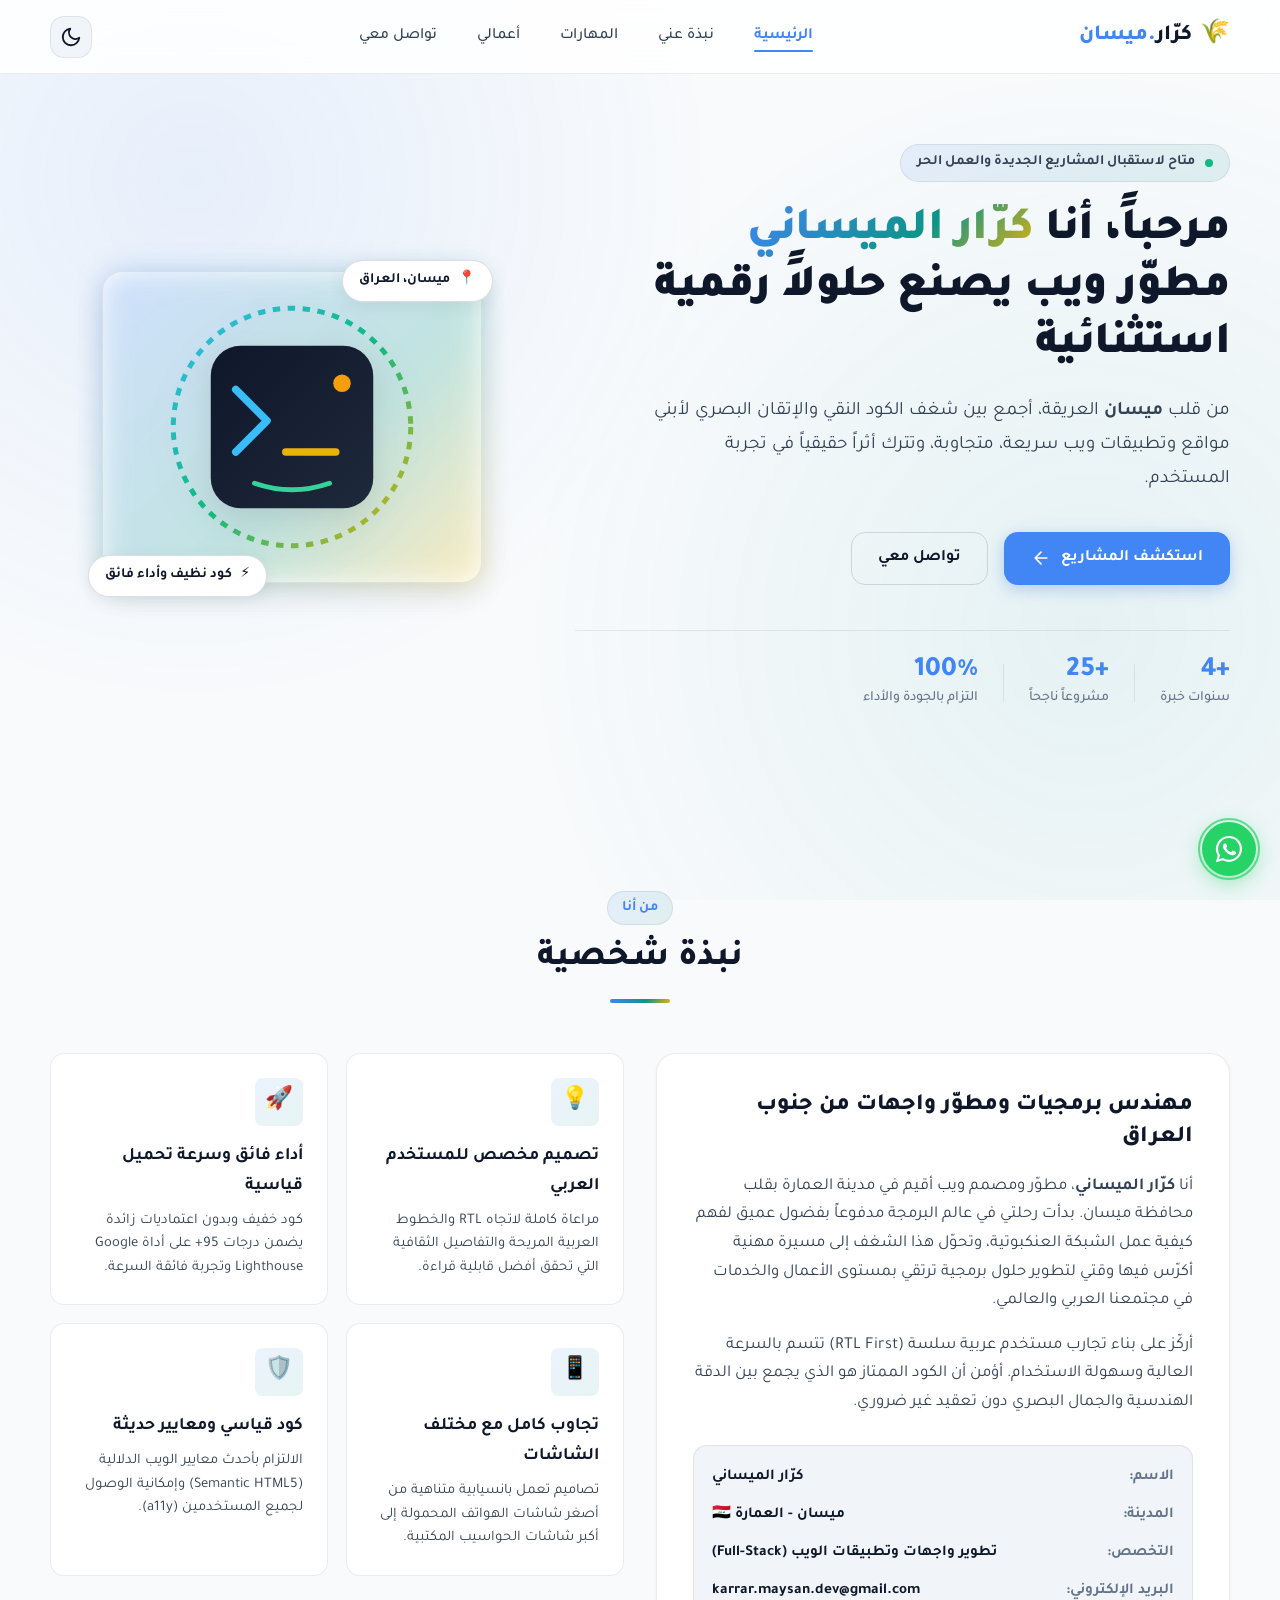
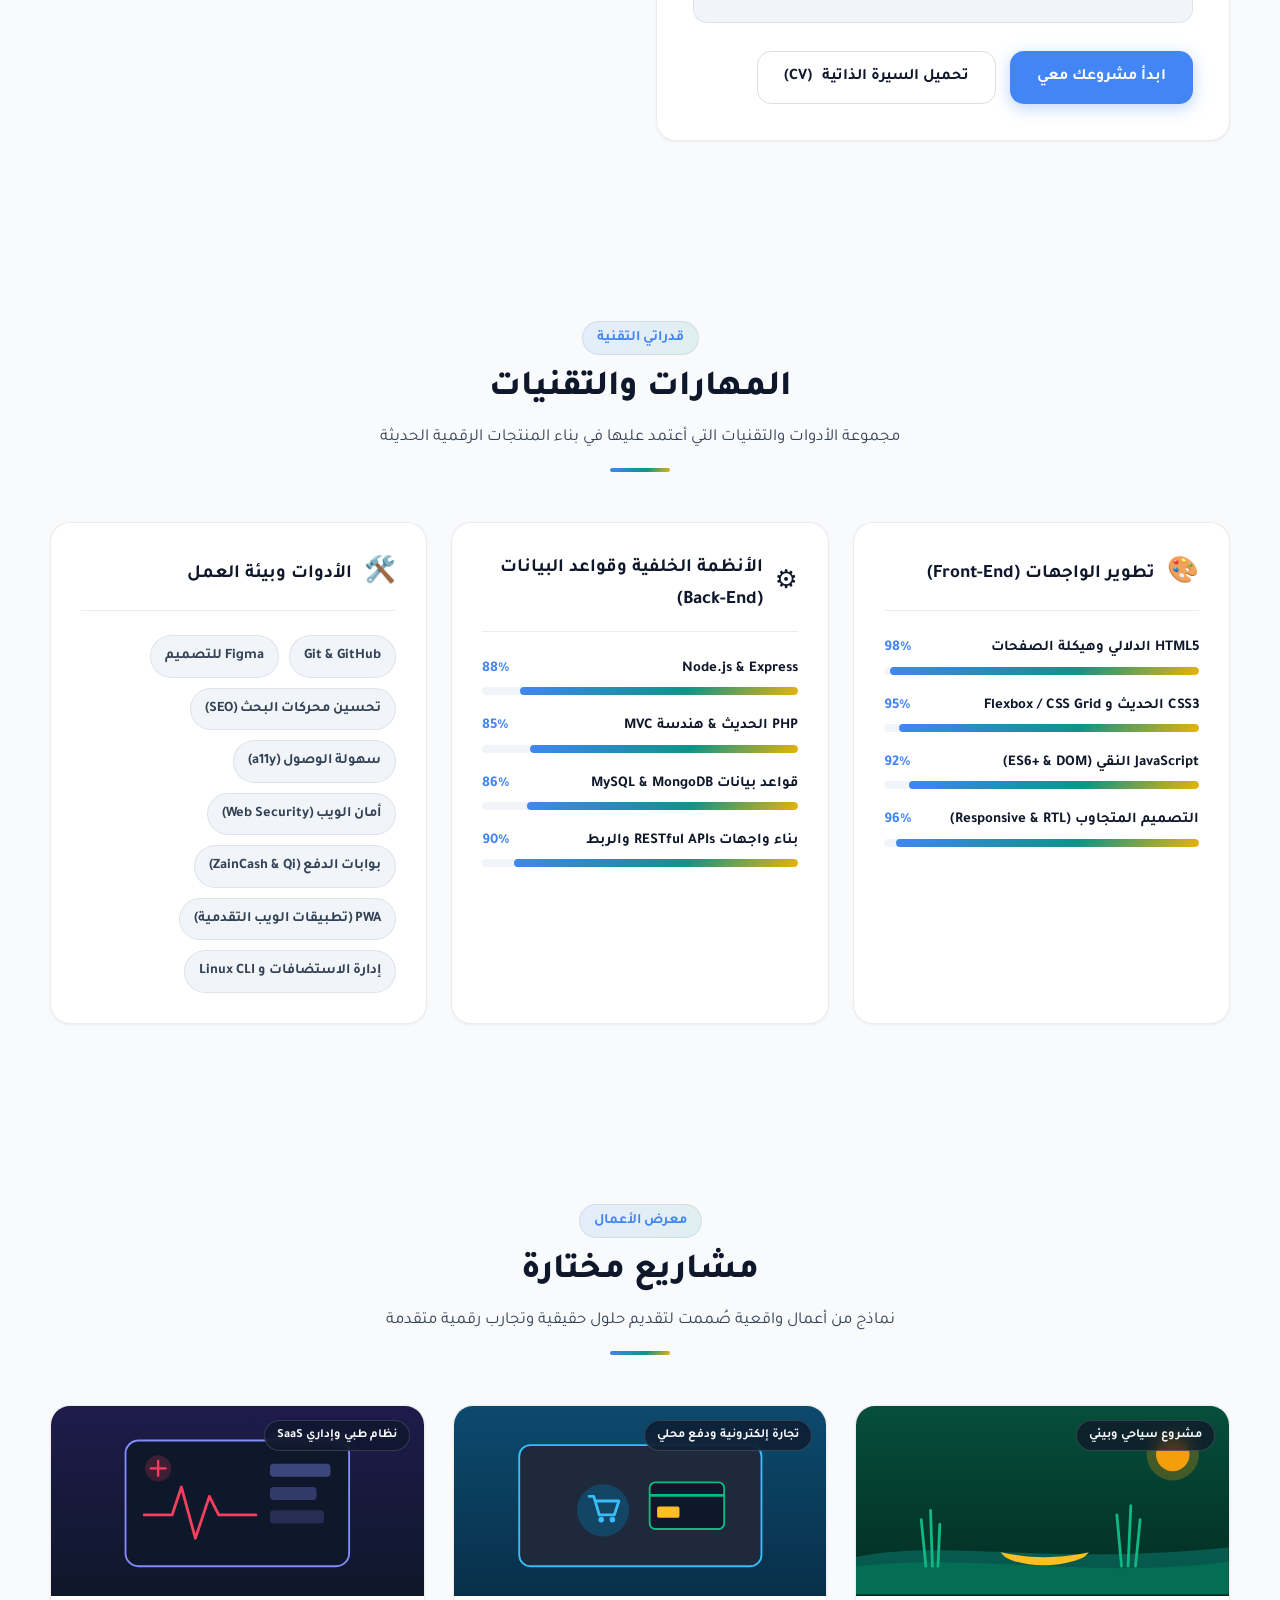
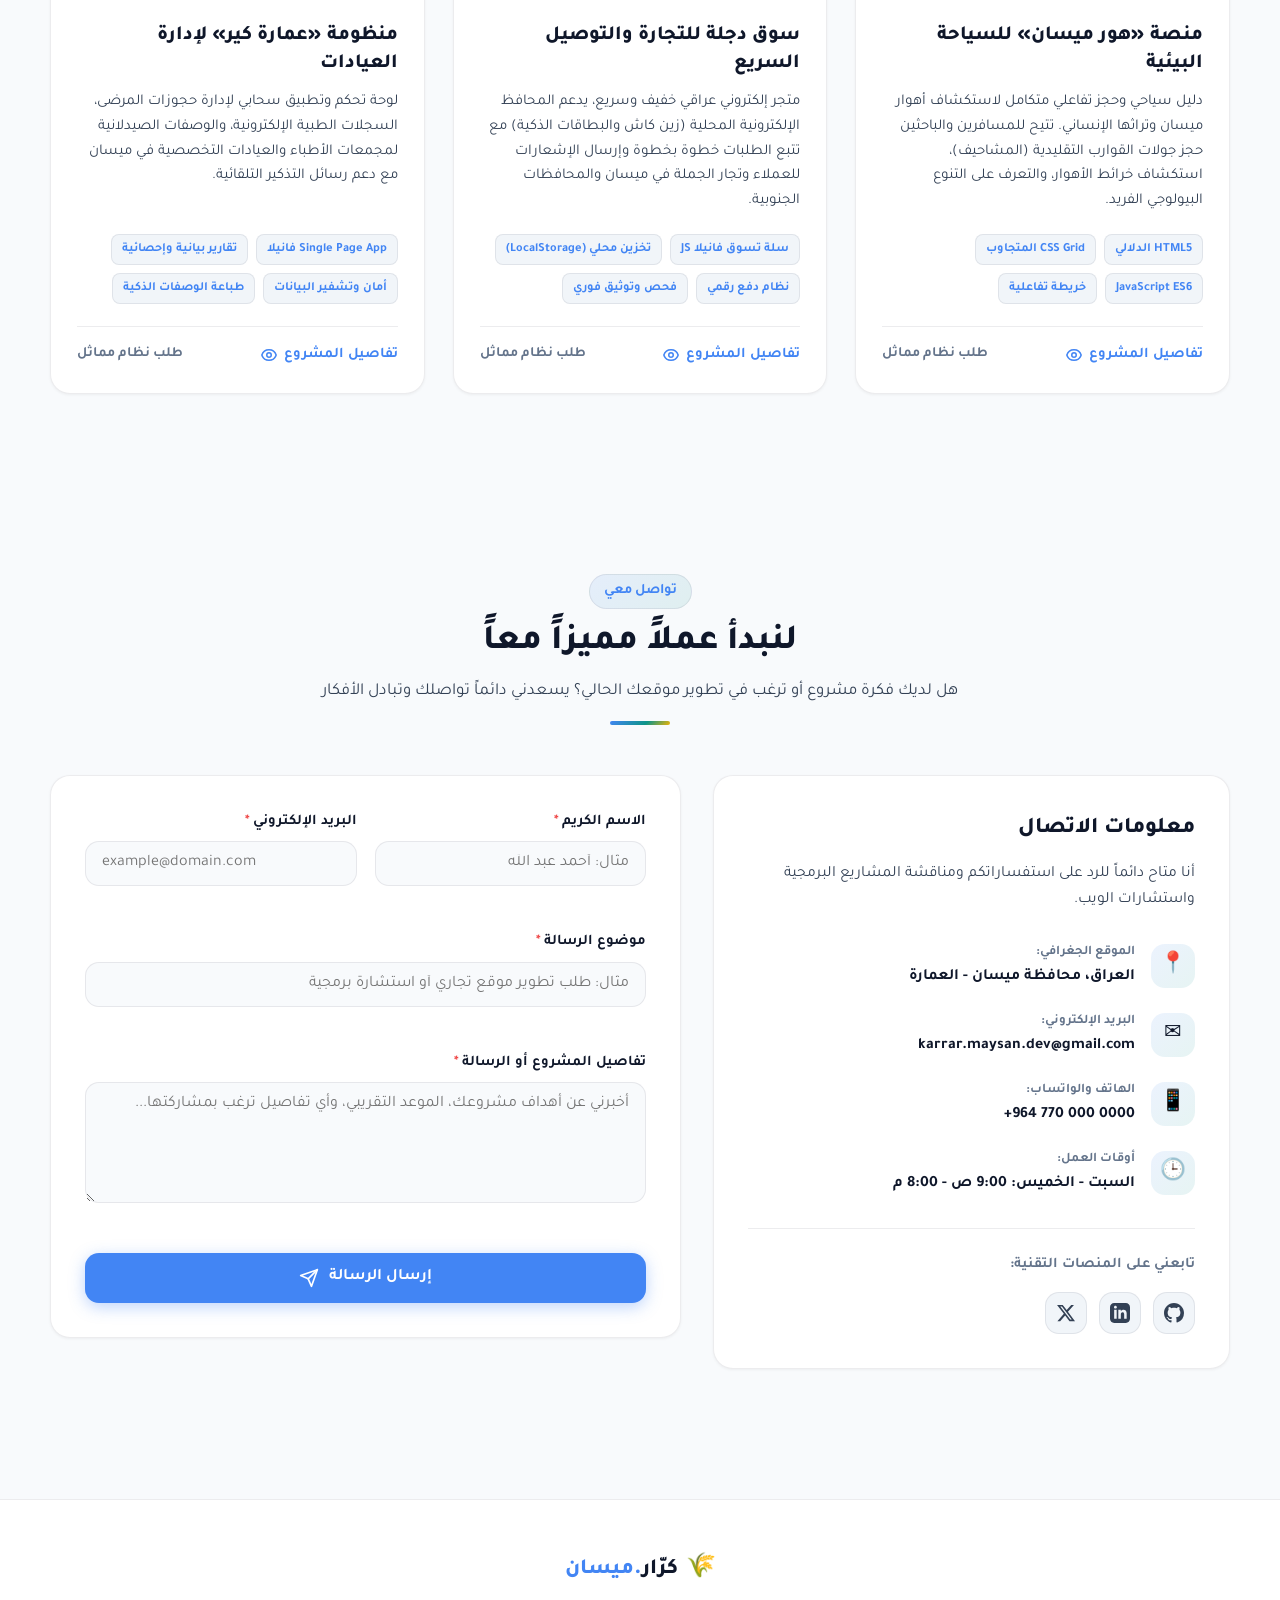
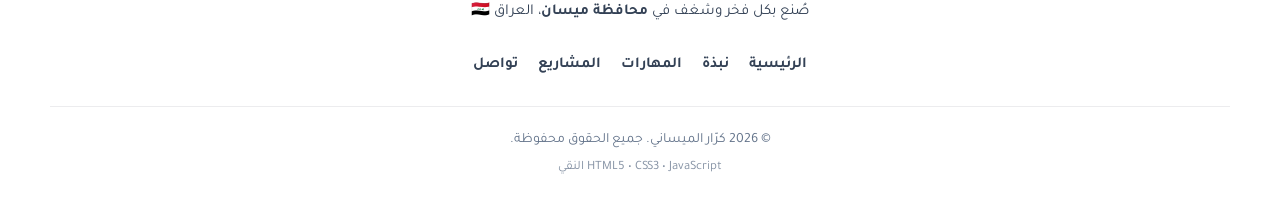
<file: index.html>
<!DOCTYPE html>
<html lang="ar" dir="rtl">
<head>
  <meta charset="UTF-8">
  <meta name="viewport" content="width=device-width, initial-scale=1.0">
  <meta name="description" content="الموقع الشخصي للمطوّر كرّار الميساني - مطوّر ويب متكامل وتطبيقات سريعة من محافظة ميسان، العراق. حلول رقمية وتجارب ويب استثنائية باللغة العربية بهوية حديثة وأداء فائق.">
  <meta name="keywords" content="مطور ويب, ميسان, العمارة, العراق, تصميم مواقع, Front-End, Full-Stack, JavaScript, HTML, CSS, GDG">
  <meta name="author" content="كرّار الميساني">
  <meta name="theme-color" content="#4285F4">

  <!-- Open Graph / Facebook / WhatsApp Meta Tags -->
  <meta property="og:type" content="website">
  <meta property="og:url" content="https://gdgbmaysan.web.app/">
  <meta property="og:title" content="كرّار الميساني | مطوّر ويب وتطبيقات سريعة - ميسان">
  <meta property="og:description" content="الموقع الشخصي للمطوّر كرّار الميساني من محافظة ميسان، العراق. بناء مواقع وتطبيقات ويب سريعة، متجاوبة، وبكود نقي عالي الجودة بهوية زرقاء أنيقة.">
  <meta property="og:image" content="https://gdgbmaysan.web.app/og-image.png">
  <meta property="og:image:secure_url" content="https://gdgbmaysan.web.app/og-image.png">
  <meta property="og:image:type" content="image/png">
  <meta property="og:image:width" content="1200">
  <meta property="og:image:height" content="630">
  <meta property="og:image:alt" content="الملف التعريفي للمطوّر كرّار الميساني - ميسان">
  <meta property="og:locale" content="ar_IQ">
  <meta property="og:site_name" content="كرّار الميساني - مطوّر ويب">

  <!-- Twitter Card Meta Tags -->
  <meta name="twitter:card" content="summary_large_image">
  <meta name="twitter:url" content="https://gdgbmaysan.web.app/">
  <meta name="twitter:title" content="كرّار الميساني | مطوّر ويب وتطبيقات سريعة - ميسان">
  <meta name="twitter:description" content="الموقع الشخصي للمطوّر كرّار الميساني من محافظة ميسان، العراق. بناء مواقع وتطبيقات ويب سريعة، متجاوبة، وبكود نقي عالي الجودة.">
  <meta name="twitter:image" content="https://gdgbmaysan.web.app/og-image.png">
  <meta name="twitter:image:alt" content="الملف التعريفي للمطوّر كرّار الميساني - ميسان">

  <!-- Favicon -->
  <link rel="icon" type="image/svg+xml" href="data:image/svg+xml,<svg xmlns='http://www.w3.org/2000/svg' viewBox='0 0 100 100'><text y='.9em' font-size='90'>🌾</text></svg>">
  
  <title>كرّار الميساني | مطوّر ويب ومصمم تجارب رقمية - ميسان</title>

  <!-- Google Fonts: Tajawal -->
  <link rel="preconnect" href="https://fonts.googleapis.com">
  <link rel="preconnect" href="https://fonts.gstatic.com" crossorigin>
  <link href="https://fonts.googleapis.com/css2?family=Tajawal:wght@300;400;500;700;800;900&display=swap" rel="stylesheet">

  <!-- منع وميض المظهر (FOUC Prevention) وتحديث الروابط ديناميكياً بحسب النطاق الفعلي -->
  <script>
    (function() {
      try {
        var theme = new URLSearchParams(window.location.search).get('theme') ||
                    localStorage.getItem('theme') ||
                    (window.matchMedia('(prefers-color-scheme: dark)').matches ? 'dark' : 'light');
        document.documentElement.setAttribute('data-theme', theme);

        // تحديث روابط المشاركة تلقائياً للنطاق الحالي الفعلي عند زيارة أي دومين مخصص
        if (window.location.origin && window.location.origin.startsWith('http')) {
          var currentUrl = window.location.origin + window.location.pathname;
          var ogUrl = document.querySelector('meta[property="og:url"]');
          var twUrl = document.querySelector('meta[name="twitter:url"]');
          if (ogUrl) ogUrl.setAttribute('content', currentUrl);
          if (twUrl) twUrl.setAttribute('content', currentUrl);
        }
      } catch (e) {}
    })();
  </script>

  <link rel="stylesheet" href="style.css">
</head>
<body>
  <!-- خلفية تفاعلية بصرية -->
  <div class="ambient-glow" aria-hidden="true"></div>

  <!-- ترويسة الموقع والتنقل -->
  <header class="site-header" id="header">
    <div class="container nav-container">
      <a href="#hero" class="brand-logo" aria-label="الصفحة الرئيسية">
        <span class="logo-icon">🌾</span>
        <span class="logo-text">كرّار<span class="logo-highlight">.ميسان</span></span>
      </a>

      <!-- القائمة الرئيسية -->
      <nav class="nav-menu" id="navMenu" aria-label="التنقل الرئيسي">
        <ul class="nav-list">
          <li class="nav-item"><a href="#hero" class="nav-link active">الرئيسية</a></li>
          <li class="nav-item"><a href="#about" class="nav-link">نبذة عني</a></li>
          <li class="nav-item"><a href="#skills" class="nav-link">المهارات</a></li>
          <li class="nav-item"><a href="#projects" class="nav-link">أعمالي</a></li>
          <li class="nav-item"><a href="#contact" class="nav-link">تواصل معي</a></li>
        </ul>
      </nav>

      <!-- أدوات التحكم: تبديل الوضع الداكن وزر القائمة للموبايل -->
      <div class="nav-actions">
        <button id="themeToggle" class="theme-toggle" aria-label="تبديل الوضع الداكن" title="تبديل المظهر">
          <!-- أيقونة الشمس (الوضع الفاتح) -->
          <svg class="sun-icon" viewBox="0 0 24 24" width="22" height="22" fill="none" stroke="currentColor" stroke-width="2" stroke-linecap="round" stroke-linejoin="round">
            <circle cx="12" cy="12" r="5"></circle>
            <line x1="12" y1="1" x2="12" y2="3"></line>
            <line x1="12" y1="21" x2="12" y2="23"></line>
            <line x1="4.22" y1="4.22" x2="5.64" y2="5.64"></line>
            <line x1="18.36" y1="18.36" x2="19.78" y2="19.78"></line>
            <line x1="1" y1="12" x2="3" y2="12"></line>
            <line x1="21" y1="12" x2="23" y2="12"></line>
            <line x1="4.22" y1="19.78" x2="5.64" y2="18.36"></line>
            <line x1="18.36" y1="5.64" x2="19.78" y2="4.22"></line>
          </svg>
          <!-- أيقونة القمر (الوضع الداكن) -->
          <svg class="moon-icon" viewBox="0 0 24 24" width="22" height="22" fill="none" stroke="currentColor" stroke-width="2" stroke-linecap="round" stroke-linejoin="round">
            <path d="M21 12.79A9 9 0 1 1 11.21 3 7 7 0 0 0 21 12.79z"></path>
          </svg>
        </button>

        <button id="mobileMenuBtn" class="mobile-toggle" aria-label="فتح القائمة" aria-expanded="false" aria-controls="navMenu">
          <span class="bar"></span>
          <span class="bar"></span>
          <span class="bar"></span>
        </button>
      </div>
    </div>
  </header>

  <main>
    <!-- قسم البداية (Hero Section) -->
    <section class="hero-section" id="hero">
      <div class="container hero-container">
        <div class="hero-content">
          <div class="hero-badge">
            <span class="pulse-dot"></span>
            <span>متاح لاستقبال المشاريع الجديدة والعمل الحر</span>
          </div>
          <h1 class="hero-title">
            مرحباً، أنا <span class="text-gradient">كرّار الميساني</span><br>
            مطوّر ويب يصنع حلولاً رقمية استثنائية
          </h1>
          <p class="hero-subtitle">
            من قلب <strong>ميسان</strong> العريقة، أجمع بين شغف الكود النقي والإتقان البصري لأبني مواقع وتطبيقات ويب سريعة، متجاوبة، وتترك أثراً حقيقياً في تجربة المستخدم.
          </p>

          <div class="hero-cta-group">
            <a href="#projects" class="btn btn-primary">
              <span>استكشف المشاريع</span>
              <svg width="20" height="20" viewBox="0 0 24 24" fill="none" stroke="currentColor" stroke-width="2" stroke-linecap="round" stroke-linejoin="round"><path d="M19 12H5M12 19l-7-7 7-7"/></svg>
            </a>
            <a href="#contact" class="btn btn-outline">
              <span>تواصل معي</span>
            </a>
          </div>

          <div class="hero-highlights">
            <div class="highlight-item">
              <span class="highlight-num">+4</span>
              <span class="highlight-lbl">سنوات خبرة</span>
            </div>
            <div class="highlight-divider"></div>
            <div class="highlight-item">
              <span class="highlight-num">+25</span>
              <span class="highlight-lbl">مشروعاً ناجحاً</span>
            </div>
            <div class="highlight-divider"></div>
            <div class="highlight-item">
              <span class="highlight-num">100%</span>
              <span class="highlight-lbl">التزام بالجودة والأداء</span>
            </div>
          </div>
        </div>

        <div class="hero-visual">
          <div class="avatar-wrapper">
            <div class="avatar-card">
              <div class="avatar-glow"></div>
              <div class="avatar-inner">
                <!-- رسم رمزي تقني وتراثي لمطور من ميسان -->
                <svg class="avatar-art" viewBox="0 0 200 200" fill="none" xmlns="http://www.w3.org/2000/svg">
                  <circle cx="100" cy="100" r="95" stroke="url(#paint_border)" stroke-width="4" stroke-dasharray="6 6"/>
                  <rect x="35" y="35" width="130" height="130" rx="24" fill="url(#paint_avatar_bg)"/>
                  <!-- رمز شاشة كود وأهوار -->
                  <path d="M55 70L80 95L55 120" stroke="#38bdf8" stroke-width="6" stroke-linecap="round" stroke-linejoin="round"/>
                  <path d="M95 120H135" stroke="#eab308" stroke-width="6" stroke-linecap="round"/>
                  <!-- أيقونة قارب المشحوف/النخلة التراثية بأسلوب رقمي -->
                  <path d="M70 145C90 152 110 152 130 145" stroke="#34d399" stroke-width="4" stroke-linecap="round"/>
                  <circle cx="140" cy="65" r="7" fill="#f59e0b"/>
                  <defs>
                    <linearGradient id="paint_border" x1="0" y1="0" x2="200" y2="200" gradientUnits="userSpaceOnUse">
                      <stop stop-color="#38bdf8"/>
                      <stop offset="0.5" stop-color="#10b981"/>
                      <stop offset="1" stop-color="#eab308"/>
                    </linearGradient>
                    <linearGradient id="paint_avatar_bg" x1="35" y1="35" x2="165" y2="165" gradientUnits="userSpaceOnUse">
                      <stop stop-color="#0f172a"/>
                      <stop offset="1" stop-color="#1e293b"/>
                    </linearGradient>
                  </defs>
                </svg>
              </div>

              <!-- بطاقات تفاعلية عائمة حول الأفاتار -->
              <div class="floating-badge badge-top-right">
                <span class="floating-icon">📍</span>
                <span>ميسان، العراق</span>
              </div>
              <div class="floating-badge badge-bottom-left">
                <span class="floating-icon">⚡</span>
                <span>كود نظيف وأداء فائق</span>
              </div>
            </div>
          </div>
        </div>
      </div>
    </section>

    <!-- قسم النبذة (About Section) -->
    <section class="section about-section" id="about">
      <div class="container">
        <div class="section-header">
          <span class="section-tag">من أنا</span>
          <h2 class="section-title">نبذة شخصية</h2>
          <div class="section-line"></div>
        </div>

        <div class="about-grid">
          <div class="about-text-card">
            <h3 class="about-greeting">مهندس برمجيات ومطوّر واجهات من جنوب العراق</h3>
            <p>
              أنا <strong>كرّار الميساني</strong>، مطوّر ومصمم ويب أقيم في مدينة العمارة بقلب محافظة ميسان. بدأت رحلتي في عالم البرمجة مدفوعاً بفضول عميق لفهم كيفية عمل الشبكة العنكبوتية، وتحوّل هذا الشغف إلى مسيرة مهنية أكرّس فيها وقتي لتطوير حلول برمجية ترتقي بمستوى الأعمال والخدمات في مجتمعنا العربي والعالمي.
            </p>
            <p>
              أركّز على بناء تجارب مستخدم عربية سلسة (RTL First) تتسم بالسرعة العالية وسهولة الاستخدام. أؤمن أن الكود الممتاز هو الذي يجمع بين الدقة الهندسية والجمال البصري دون تعقيد غير ضروري.
            </p>

            <div class="about-meta-list">
              <div class="meta-item">
                <span class="meta-label">الاسم:</span>
                <span class="meta-value">كرّار الميساني</span>
              </div>
              <div class="meta-item">
                <span class="meta-label">المدينة:</span>
                <span class="meta-value">ميسان - العمارة 🇮🇶</span>
              </div>
              <div class="meta-item">
                <span class="meta-label">التخصص:</span>
                <span class="meta-value">تطوير واجهات وتطبيقات الويب <bdi dir="ltr">(Full-Stack)</bdi></span>
              </div>
              <div class="meta-item">
                <span class="meta-label">البريد الإلكتروني:</span>
                <span class="meta-value" dir="ltr">karrar.maysan.dev@gmail.com</span>
              </div>
            </div>

            <div class="about-actions">
              <a href="#contact" class="btn btn-primary">ابدأ مشروعك معي</a>
              <button class="btn btn-outline" id="cvDownloadBtn">تحميل السيرة الذاتية <bdi dir="ltr">(CV)</bdi></button>
            </div>
          </div>

          <div class="about-features-grid">
            <div class="feature-card">
              <div class="feature-icon-box">💡</div>
              <h4>تصميم مخصص للمستخدم العربي</h4>
              <p>مراعاة كاملة لاتجاه RTL والخطوط العربية المريحة والتفاصيل الثقافية التي تحقق أفضل قابلية قراءة.</p>
            </div>

            <div class="feature-card">
              <div class="feature-icon-box">🚀</div>
              <h4>أداء فائق وسرعة تحميل قياسية</h4>
              <p>كود خفيف وبدون اعتماديات زائدة يضمن درجات 95+ على أداة Google Lighthouse وتجربة فائقة السرعة.</p>
            </div>

            <div class="feature-card">
              <div class="feature-icon-box">📱</div>
              <h4>تجاوب كامل مع مختلف الشاشات</h4>
              <p>تصاميم تعمل بانسيابية متناهية من أصغر شاشات الهواتف المحمولة إلى أكبر شاشات الحواسيب المكتبية.</p>
            </div>

            <div class="feature-card">
              <div class="feature-icon-box">🛡️</div>
              <h4>كود قياسي ومعايير حديثة</h4>
              <p>الالتزام بأحدث معايير الويب الدلالية (Semantic HTML5) وإمكانية الوصول لجميع المستخدمين (a11y).</p>
            </div>
          </div>
        </div>
      </div>
    </section>

    <!-- قسم المهارات (Skills Section) -->
    <section class="section skills-section" id="skills">
      <div class="container">
        <div class="section-header">
          <span class="section-tag">قدراتي التقنية</span>
          <h2 class="section-title">المهارات والتقنيات</h2>
          <p class="section-desc">مجموعة الأدوات والتقنيات التي أعتمد عليها في بناء المنتجات الرقمية الحديثة</p>
          <div class="section-line"></div>
        </div>

        <div class="skills-categories-grid">
          <!-- مهارات الواجهات الأمامية -->
          <div class="skill-category-card">
            <div class="category-header">
              <span class="category-icon">🎨</span>
              <h3>تطوير الواجهات <bdi dir="ltr">(Front-End)</bdi></h3>
            </div>
            <div class="skill-bars-wrapper">
              <div class="skill-item">
                <div class="skill-info">
                  <span class="skill-name">HTML5 الدلالي وهيكلة الصفحات</span>
                  <span class="skill-pct">98%</span>
                </div>
                <div class="progress-track">
                  <div class="progress-fill" style="width: 98%;"></div>
                </div>
              </div>

              <div class="skill-item">
                <div class="skill-info">
                  <span class="skill-name">CSS3 الحديث و Flexbox / CSS Grid</span>
                  <span class="skill-pct">95%</span>
                </div>
                <div class="progress-track">
                  <div class="progress-fill" style="width: 95%;"></div>
                </div>
              </div>

              <div class="skill-item">
                <div class="skill-info">
                  <span class="skill-name">JavaScript النقي (ES6+ & DOM)</span>
                  <span class="skill-pct">92%</span>
                </div>
                <div class="progress-track">
                  <div class="progress-fill" style="width: 92%;"></div>
                </div>
              </div>

              <div class="skill-item">
                <div class="skill-info">
                  <span class="skill-name">التصميم المتجاوب (Responsive & RTL)</span>
                  <span class="skill-pct">96%</span>
                </div>
                <div class="progress-track">
                  <div class="progress-fill" style="width: 96%;"></div>
                </div>
              </div>
            </div>
          </div>

          <!-- مهارات الأنظمة الخلفية وقواعد البيانات -->
          <div class="skill-category-card">
            <div class="category-header">
              <span class="category-icon">⚙️</span>
              <h3>الأنظمة الخلفية وقواعد البيانات <bdi dir="ltr">(Back-End)</bdi></h3>
            </div>
            <div class="skill-bars-wrapper">
              <div class="skill-item">
                <div class="skill-info">
                  <span class="skill-name">Node.js & Express</span>
                  <span class="skill-pct">88%</span>
                </div>
                <div class="progress-track">
                  <div class="progress-fill" style="width: 88%;"></div>
                </div>
              </div>

              <div class="skill-item">
                <div class="skill-info">
                  <span class="skill-name">PHP الحديث & هندسة MVC</span>
                  <span class="skill-pct">85%</span>
                </div>
                <div class="progress-track">
                  <div class="progress-fill" style="width: 85%;"></div>
                </div>
              </div>

              <div class="skill-item">
                <div class="skill-info">
                  <span class="skill-name">قواعد بيانات MySQL & MongoDB</span>
                  <span class="skill-pct">86%</span>
                </div>
                <div class="progress-track">
                  <div class="progress-fill" style="width: 86%;"></div>
                </div>
              </div>

              <div class="skill-item">
                <div class="skill-info">
                  <span class="skill-name">بناء واجهات RESTful APIs والربط</span>
                  <span class="skill-pct">90%</span>
                </div>
                <div class="progress-track">
                  <div class="progress-fill" style="width: 90%;"></div>
                </div>
              </div>
            </div>
          </div>

          <!-- مهارات إضافية وأدوات إنتاجية -->
          <div class="skill-category-card">
            <div class="category-header">
              <span class="category-icon">🛠️</span>
              <h3>الأدوات وبيئة العمل</h3>
            </div>
            <div class="skills-tags-cloud">
              <span class="skill-tag">Git & GitHub</span>
              <span class="skill-tag">Figma للتصميم</span>
              <span class="skill-tag">تحسين محركات البحث (SEO)</span>
              <span class="skill-tag">سهولة الوصول (a11y)</span>
              <span class="skill-tag">أمان الويب (Web Security)</span>
              <span class="skill-tag">بوابات الدفع (ZainCash & Qi)</span>
              <span class="skill-tag">PWA (تطبيقات الويب التقدمية)</span>
              <span class="skill-tag">إدارة الاستضافات و Linux CLI</span>
            </div>
          </div>
        </div>
      </div>
    </section>

    <!-- قسم المشاريع (3 مشاريع متكاملة وواقعية) -->
    <section class="section projects-section" id="projects">
      <div class="container">
        <div class="section-header">
          <span class="section-tag">معرض الأعمال</span>
          <h2 class="section-title">مشاريع مختارة</h2>
          <p class="section-desc">نماذج من أعمال واقعية صُممت لتقديم حلول حقيقية وتجارب رقمية متقدمة</p>
          <div class="section-line"></div>
        </div>

        <div class="projects-grid">
          <!-- المشروع الأول: منصة هور ميسان السياحية -->
          <article class="project-card">
            <div class="project-banner project-banner-marshes">
              <div class="banner-badge">مشروع سياحي وبيئي</div>
              <!-- رسم توضيحي بيئي للأهوار -->
              <div class="banner-illustration">
                <svg viewBox="0 0 400 200" fill="none" class="banner-svg">
                  <path d="M0 160C100 140 200 170 400 150V200H0V160Z" fill="#0d9488" fill-opacity="0.4"/>
                  <path d="M0 170C120 155 260 185 400 165V200H0V170Z" fill="#047857" fill-opacity="0.7"/>
                  <!-- قصب البردي والمشحوف -->
                  <path d="M70 120L75 170M80 110L82 170M90 125L88 170" stroke="#10b981" stroke-width="3" stroke-linecap="round"/>
                  <path d="M280 115L285 170M295 105L292 170M305 120L300 170" stroke="#10b981" stroke-width="3" stroke-linecap="round"/>
                  <!-- قارب المشحوف -->
                  <path d="M160 160C180 172 220 172 245 160L250 155C215 162 190 162 155 155L160 160Z" fill="#fbbf24"/>
                  <circle cx="340" cy="50" r="28" fill="#f59e0b" fill-opacity="0.25"/>
                  <circle cx="340" cy="50" r="18" fill="#f59e0b"/>
                </svg>
              </div>
            </div>

            <div class="project-content">
              <h3 class="project-title">منصة «هور ميسان» للسياحة البيئية</h3>
              <p class="project-summary">
                دليل سياحي وحجز تفاعلي متكامل لاستكشاف أهوار ميسان وتراثها الإنساني. تتيح للمسافرين والباحثين حجز جولات القوارب التقليدية (المشاحيف)، استكشاف خرائط الأهوار، والتعرف على التنوع البيولوجي الفريد.
              </p>
              
              <div class="project-tech-stack">
                <span class="tech-pill">HTML5 الدلالي</span>
                <span class="tech-pill">CSS Grid المتجاوب</span>
                <span class="tech-pill">JavaScript ES6</span>
                <span class="tech-pill">خريطة تفاعلية</span>
              </div>

              <div class="project-links">
                <button class="btn-project-action" onclick="openDemoModal('منصة هور ميسان للسياحة البيئية', 'تم بناء المنصة بسرعة فائقة ودون أطر عمل ثقيلة، لتوفير تجربة فورية وسلسة حتى مع الاتصالات الضعيفة في بيئة الأهوار. تتضمن المنصة نظام حجز للمرشدين المحليين وقوارب المشحوف، مع واجهة عربية أصيلة ومعرض صور عالي الدقة.')">
                  <span>تفاصيل المشروع</span>
                  <svg width="18" height="18" viewBox="0 0 24 24" fill="none" stroke="currentColor" stroke-width="2"><path d="M15 12a3 3 0 11-6 0 3 3 0 016 0z"/><path d="M2.458 12C3.732 7.943 7.523 5 12 5c4.478 0 8.268 2.943 9.542 7-1.274 4.057-5.064 7-9.542 7-4.477 0-8.268-2.943-9.542-7z"/></svg>
                </button>
                <a href="#contact" class="btn-project-link">
                  <span>طلب نظام مماثل</span>
                </a>
              </div>
            </div>
          </article>

          <!-- المشروع الثاني: سوق دجلة الإلكتروني -->
          <article class="project-card">
            <div class="project-banner project-banner-ecommerce">
              <div class="banner-badge">تجارة إلكترونية ودفع محلي</div>
              <!-- رسم توضيحي للمتجر الذكي -->
              <div class="banner-illustration">
                <svg viewBox="0 0 400 200" fill="none" class="banner-svg">
                  <rect x="70" y="40" width="260" height="130" rx="12" fill="#1e293b" stroke="#38bdf8" stroke-width="2"/>
                  <!-- عربة التسوق ورمز المنتجات -->
                  <circle cx="160" cy="110" r="28" fill="#0284c7" fill-opacity="0.3"/>
                  <path d="M145 95H150L156 115H172L177 100H152" stroke="#38bdf8" stroke-width="3" stroke-linecap="round" stroke-linejoin="round"/>
                  <circle cx="158" cy="120" r="3" fill="#38bdf8"/>
                  <circle cx="170" cy="120" r="3" fill="#38bdf8"/>
                  <!-- بطاقة الدفع زين كاش وسوبر كي -->
                  <rect x="210" y="80" width="80" height="50" rx="6" fill="#0f172a" stroke="#10b981" stroke-width="2"/>
                  <line x1="210" y1="94" x2="290" y2="94" stroke="#10b981" stroke-width="3"/>
                  <rect x="218" y="106" width="24" height="12" rx="2" fill="#fbbf24"/>
                </svg>
              </div>
            </div>

            <div class="project-content">
              <h3 class="project-title">سوق دجلة للتجارة والتوصيل السريع</h3>
              <p class="project-summary">
                متجر إلكتروني عراقي خفيف وسريع، يدعم المحافظ الإلكترونية المحلية (زين كاش والبطاقات الذكية) مع تتبع الطلبات خطوة بخطوة وإرسال الإشعارات للعملاء وتجار الجملة في ميسان والمحافظات الجنوبية.
              </p>
              
              <div class="project-tech-stack">
                <span class="tech-pill">سلة تسوق فانيلا JS</span>
                <span class="tech-pill">تخزين محلي (LocalStorage)</span>
                <span class="tech-pill">نظام دفع رقمي</span>
                <span class="tech-pill">فحص وتوثيق فوري</span>
              </div>

              <div class="project-links">
                <button class="btn-project-action" onclick="openDemoModal('سوق دجلة للتجارة والتوصيل السريع', 'متجر مصمم ليعمل بسرعة صاروخية حتى على هواتف الفئات الاقتصادية وشبكات 3G. يشمل واجهة تصفية سريعة للمنتجات، سلة مشتريات ديناميكية فورية، وحساب تلقائي لكلفة الشحن داخل محافظة ميسان والمحافظات المجاورة.')">
                  <span>تفاصيل المشروع</span>
                  <svg width="18" height="18" viewBox="0 0 24 24" fill="none" stroke="currentColor" stroke-width="2"><path d="M15 12a3 3 0 11-6 0 3 3 0 016 0z"/><path d="M2.458 12C3.732 7.943 7.523 5 12 5c4.478 0 8.268 2.943 9.542 7-1.274 4.057-5.064 7-9.542 7-4.477 0-8.268-2.943-9.542-7z"/></svg>
                </button>
                <a href="#contact" class="btn-project-link">
                  <span>طلب نظام مماثل</span>
                </a>
              </div>
            </div>
          </article>

          <!-- المشروع الثالث: نظام عمارة لإدارة العيادات والمراكز الصحية -->
          <article class="project-card">
            <div class="project-banner project-banner-health">
              <div class="banner-badge">نظام طبي وإداري SaaS</div>
              <!-- رسم توضيحي للنظام الطبي -->
              <div class="banner-illustration">
                <svg viewBox="0 0 400 200" fill="none" class="banner-svg">
                  <rect x="80" y="35" width="240" height="135" rx="14" fill="#0f172a" stroke="#818cf8" stroke-width="2"/>
                  <!-- مخطط نبض القلب وسجلات -->
                  <path d="M100 115H130L140 85L155 140L170 95L180 115H220" stroke="#f43f5e" stroke-width="3" stroke-linecap="round" stroke-linejoin="round"/>
                  <rect x="235" y="60" width="65" height="14" rx="4" fill="#818cf8" fill-opacity="0.4"/>
                  <rect x="235" y="85" width="50" height="14" rx="4" fill="#818cf8" fill-opacity="0.3"/>
                  <rect x="235" y="110" width="58" height="14" rx="4" fill="#818cf8" fill-opacity="0.2"/>
                  <!-- هلال/صليب طبي رمزي -->
                  <circle cx="115" cy="65" r="14" fill="#f43f5e" fill-opacity="0.2"/>
                  <path d="M115 57V73M107 65H123" stroke="#f43f5e" stroke-width="2.5" stroke-linecap="round"/>
                </svg>
              </div>
            </div>

            <div class="project-content">
              <h3 class="project-title">منظومة «عمارة كير» لإدارة العيادات</h3>
              <p class="project-summary">
                لوحة تحكم وتطبيق سحابي لإدارة حجوزات المرضى، السجلات الطبية الإلكترونية، والوصفات الصيدلانية لمجمعات الأطباء والعيادات التخصصية في ميسان مع دعم رسائل التذكير التلقائية.
              </p>
              
              <div class="project-tech-stack">
                <span class="tech-pill">Single Page App فانيلا</span>
                <span class="tech-pill">تقارير بيانية وإحصائية</span>
                <span class="tech-pill">أمان وتشفير البيانات</span>
                <span class="tech-pill">طباعة الوصفات الذكية</span>
              </div>

              <div class="project-links">
                <button class="btn-project-action" onclick="openDemoModal('منظومة عمارة كير لإدارة العيادات', 'نظام متكامل لتنظيم تدفق المرضى في العيادات التخصصية بمدينة العمارة. يقلل أوقات الانتظار بنسبة 60% بفضل جدول المواعيد الذكي والتنبيهات المباشرة، مع حماية تامة لخصوصية السجلات الطبية.')">
                  <span>تفاصيل المشروع</span>
                  <svg width="18" height="18" viewBox="0 0 24 24" fill="none" stroke="currentColor" stroke-width="2"><path d="M15 12a3 3 0 11-6 0 3 3 0 016 0z"/><path d="M2.458 12C3.732 7.943 7.523 5 12 5c4.478 0 8.268 2.943 9.542 7-1.274 4.057-5.064 7-9.542 7-4.477 0-8.268-2.943-9.542-7z"/></svg>
                </button>
                <a href="#contact" class="btn-project-link">
                  <span>طلب نظام مماثل</span>
                </a>
              </div>
            </div>
          </article>
        </div>
      </div>
    </section>

    <!-- قسم التواصل (Contact Section) -->
    <section class="section contact-section" id="contact">
      <div class="container">
        <div class="section-header">
          <span class="section-tag">تواصل معي</span>
          <h2 class="section-title">لنبدأ عملاً مميزاً معاً</h2>
          <p class="section-desc">هل لديك فكرة مشروع أو ترغب في تطوير موقعك الحالي؟ يسعدني دائماً تواصلك وتبادل الأفكار</p>
          <div class="section-line"></div>
        </div>

        <div class="contact-wrapper">
          <!-- معلومات التواصل المباشرة -->
          <div class="contact-info-card">
            <h3>معلومات الاتصال</h3>
            <p>أنا متاح دائماً للرد على استفساراتكم ومناقشة المشاريع البرمجية واستشارات الويب.</p>

            <div class="contact-methods">
              <div class="contact-method-item">
                <div class="method-icon">📍</div>
                <div class="method-details">
                  <span class="method-label">الموقع الجغرافي:</span>
                  <span class="method-value">العراق، محافظة ميسان - العمارة</span>
                </div>
              </div>

              <div class="contact-method-item">
                <div class="method-icon">✉️</div>
                <div class="method-details">
                  <span class="method-label">البريد الإلكتروني:</span>
                  <a href="mailto:karrar.maysan.dev@gmail.com" class="method-value" dir="ltr">karrar.maysan.dev@gmail.com</a>
                </div>
              </div>

              <div class="contact-method-item">
                <div class="method-icon">📱</div>
                <div class="method-details">
                  <span class="method-label">الهاتف والواتساب:</span>
                  <a href="https://wa.me/9647700000000" target="_blank" rel="noopener" class="method-value" dir="ltr">+964 770 000 0000</a>
                </div>
              </div>

              <div class="contact-method-item">
                <div class="method-icon">🕒</div>
                <div class="method-details">
                  <span class="method-label">أوقات العمل:</span>
                  <span class="method-value">السبت - الخميس: 9:00 ص - 8:00 م</span>
                </div>
              </div>
            </div>

            <!-- شبكات التواصل الاجتماعي -->
            <div class="social-links-box">
              <h4>تابعني على المنصات التقنية:</h4>
              <div class="social-links">
                <a href="https://github.com" target="_blank" rel="noopener" class="social-link" aria-label="GitHub">
                  <svg width="20" height="20" viewBox="0 0 24 24" fill="currentColor"><path d="M12 0C5.37 0 0 5.37 0 12c0 5.31 3.435 9.795 8.205 11.385.6.105.825-.255.825-.57 0-.285-.015-1.23-.015-2.235-3.015.555-3.795-.735-4.035-1.41-.135-.345-.72-1.41-1.23-1.695-.42-.225-1.02-.78-.015-.795.945-.015 1.62.87 1.845 1.23 1.08 1.815 2.805 1.305 3.495.99.105-.78.42-1.305.765-1.605-2.67-.3-5.46-1.335-5.46-5.925 0-1.305.465-2.385 1.23-3.225-.12-.3-.54-1.53.12-3.18 0 0 1.005-.315 3.3 1.23.96-.27 1.98-.405 3-.405s2.04.135 3 .405c2.295-1.56 3.3-1.23 3.3-1.23.66 1.65.24 2.88.12 3.18.765.84 1.23 1.905 1.23 3.225 0 4.605-2.805 5.625-5.475 5.925.435.375.81 1.095.81 2.22 0 1.605-.015 2.895-.015 3.3 0 .315.225.69.825.57A12.02 12.02 0 0024 12c0-6.63-5.37-12-12-12z"/></svg>
                </a>
                <a href="https://linkedin.com" target="_blank" rel="noopener" class="social-link" aria-label="LinkedIn">
                  <svg width="20" height="20" viewBox="0 0 24 24" fill="currentColor"><path d="M19 0h-14c-2.761 0-5 2.239-5 5v14c0 2.761 2.239 5 5 5h14c2.762 0 5-2.239 5-5v-14c0-2.761-2.238-5-5-5zm-11 19h-3v-11h3v11zm-1.5-12.268c-.966 0-1.75-.79-1.75-1.764s.784-1.764 1.75-1.764 1.75.79 1.75 1.764-.783 1.764-1.75 1.764zm13.5 12.268h-3v-5.604c0-3.368-4-3.113-4 0v5.604h-3v-11h3v1.765c1.396-2.586 7-2.777 7 2.476v6.759z"/></svg>
                </a>
                <a href="https://twitter.com" target="_blank" rel="noopener" class="social-link" aria-label="X (Twitter)">
                  <svg width="20" height="20" viewBox="0 0 24 24" fill="currentColor"><path d="M18.244 2.25h3.308l-7.227 8.26 8.502 11.24H16.17l-5.214-6.817L4.99 21.75H1.68l7.73-8.835L1.254 2.25H8.08l4.713 6.231zm-1.161 17.52h1.833L7.084 4.126H5.117z"/></svg>
                </a>
              </div>
            </div>
          </div>

          <!-- نموذج إرسال الرسالة التفاعلي -->
          <div class="contact-form-card">
            <form id="contactForm" class="contact-form" novalidate>
              <div class="form-row">
                <div class="form-group">
                  <label for="userName">الاسم الكريم <span class="required">*</span></label>
                  <input type="text" id="userName" name="name" placeholder="مثال: أحمد عبد الله" required>
                  <span class="field-error" id="nameError"></span>
                </div>

                <div class="form-group">
                  <label for="userEmail">البريد الإلكتروني <span class="required">*</span></label>
                  <input type="email" id="userEmail" name="email" placeholder="example@domain.com" dir="ltr" required>
                  <span class="field-error" id="emailError"></span>
                </div>
              </div>

              <div class="form-group">
                <label for="userSubject">موضوع الرسالة <span class="required">*</span></label>
                <input type="text" id="userSubject" name="subject" placeholder="مثال: طلب تطوير موقع تجاري أو استشارة برمجية" required>
                <span class="field-error" id="subjectError"></span>
              </div>

              <div class="form-group">
                <label for="userMessage">تفاصيل المشروع أو الرسالة <span class="required">*</span></label>
                <textarea id="userMessage" name="message" rows="5" placeholder="أخبرني عن أهداف مشروعك، الموعد التقريبي، وأي تفاصيل ترغب بمشاركتها..." required></textarea>
                <span class="field-error" id="messageError"></span>
              </div>

              <button type="submit" class="btn btn-primary btn-submit" id="submitBtn">
                <span class="btn-text">إرسال الرسالة</span>
                <span class="btn-spinner" aria-hidden="true"></span>
                <svg width="20" height="20" viewBox="0 0 24 24" fill="none" stroke="currentColor" stroke-width="2" stroke-linecap="round" stroke-linejoin="round"><line x1="22" y1="2" x2="11" y2="13"></line><polygon points="22 2 15 22 11 13 2 9 22 2"></polygon></svg>
              </button>

              <div class="form-feedback" id="formFeedback" role="alert"></div>
            </form>
          </div>
        </div>
      </div>
    </section>
  </main>

  <!-- نافذة المعاينة المنبثقة (Modal) لتفاصيل المشاريع -->
  <div class="modal-overlay" id="projectModal" aria-hidden="true" role="dialog" aria-labelledby="modalTitle">
    <div class="modal-dialog">
      <button class="modal-close-btn" id="modalCloseBtn" aria-label="إغلاق النافذة">×</button>
      <div class="modal-body">
        <h3 id="modalTitle" class="modal-title"></h3>
        <p id="modalDesc" class="modal-desc"></p>
        <div class="modal-footer">
          <a href="#contact" class="btn btn-primary" onclick="closeModal()">مناقشة تنفيذ هذا المشروع</a>
          <button class="btn btn-outline" onclick="closeModal()">إغلاق</button>
        </div>
      </div>
    </div>
  </div>

  <!-- زر الصعود إلى الأعلى -->
  <button id="backToTop" class="back-to-top" aria-label="الرجوع إلى أعلى الصفحة" title="أعلى الصفحة">
    <svg width="22" height="22" viewBox="0 0 24 24" fill="none" stroke="currentColor" stroke-width="2.5" stroke-linecap="round" stroke-linejoin="round">
      <polyline points="18 15 12 9 6 15"></polyline>
    </svg>
  </button>

  <!-- زر واتساب الثابت للتواصل الفوري (خاصة للموبايل) -->
  <a href="https://wa.me/9647700000000?text=%D9%85%D8%B1%D8%AD%D8%A8%D8%A7%D9%8B%20%D9%83%D8%B1%D9%91%D8%A7%D8%B1%D8%8C%20%D8%A3%D9%88%D8%AF%20%D8%A7%D9%84%D8%A7%D8%B3%D8%AA%D9%81%D8%B3%D8%A7%D8%B1%20%D8%B9%D9%86%20%D8%AE%D8%AF%D9%85%D8%A7%D8%AA%20%D8%AA%D8%B7%D9%88%D9%8A%D8%B1%20%D8%A7%D9%84%D9%88%D9%8A%D8%A8" 
     class="whatsapp-float" 
     target="_blank" 
     rel="noopener noreferrer" 
     aria-label="تواصل عبر واتساب"
     title="تواصل معي مباشرة عبر واتساب">
    <svg viewBox="0 0 32 32" aria-hidden="true">
      <path d="M16 2a13.9 13.9 0 0 0-12 20.9L2 30l7.3-1.9A13.9 13.9 0 1 0 16 2zm0 25.5a11.6 11.6 0 0 1-5.9-1.6l-.4-.2-4.4 1.1 1.2-4.2-.3-.4A11.6 11.6 0 1 1 16 27.5zm6.4-8.7c-.3-.2-2-1.1-2.3-1.1-.3-.2-.5-.3-.7.1-.2.3-.8 1.1-1 1.3-.2.2-.4.2-.7.1a9.2 9.2 0 0 1-2.7-1.7 10.2 10.2 0 0 1-1.9-2.3c-.2-.3 0-.5.1-.7.2-.1.3-.4.5-.5.2-.2.2-.3.3-.5.1-.2 0-.4 0-.5-.1-.2-.7-1.7-1-2.4-.3-.6-.5-.5-.7-.5h-.6c-.2 0-.6.1-.9.4s-1.2 1.2-1.2 2.8 1.2 3.3 1.4 3.5c.2.2 2.4 3.7 5.8 5.1.8.3 1.4.5 1.9.7.8.2 1.6.2 2.2.1.7-.1 2-.8 2.3-1.6.3-.8.3-1.5.2-1.6-.1-.2-.3-.3-.6-.5z"/>
    </svg>
    <span class="whatsapp-tooltip">تواصل عبر واتساب</span>
  </a>

  <!-- تذييل الصفحة (Footer) -->
  <footer class="site-footer">
    <div class="container footer-container">
      <div class="footer-brand">
        <div class="brand-logo">
          <span class="logo-icon">🌾</span>
          <span class="logo-text">كرّار<span class="logo-highlight">.ميسان</span></span>
        </div>
        <p class="footer-tagline">
          صُنع بكل فخر وشغف في <strong>محافظة ميسان</strong>، العراق 🇮🇶
        </p>
      </div>

      <div class="footer-links">
        <a href="#hero">الرئيسية</a>
        <a href="#about">نبذة</a>
        <a href="#skills">المهارات</a>
        <a href="#projects">المشاريع</a>
        <a href="#contact">تواصل</a>
      </div>

      <div class="footer-copy">
        <p>© <span id="currentYear"></span> كرّار الميساني. جميع الحقوق محفوظة.</p>
        <p class="footer-sub">HTML5 • CSS3 • JavaScript النقي</p>
      </div>
    </div>
  </footer>

  <script src="script.js"></script>
</body>
</html>
</file>
<file: style.css>
/* ==========================================================================
   الموقع الشخصي - كرّار الميساني (مطور ويب من ميسان)
   HTML & CSS & JavaScript نقي وبدون أطر عمل
   ========================================================================== */

/* --------------------------------------------------------------------------
   1. المتغيرات ونظام الألوان (CSS Custom Properties)
   -------------------------------------------------------------------------- */
:root {
  /* الخطوط */
  --font-tajawal: 'Tajawal', system-ui, -apple-system, 'Segoe UI', Roboto, sans-serif;

  /* النمط الفاتح (Light Mode - الافتراضي) */
  --bg-primary: #f8fafc;
  --bg-secondary: #ffffff;
  --bg-card: #ffffff;
  --bg-card-hover: #f1f5f9;
  --bg-subtle: #f1f5f9;
  --bg-glass: rgba(255, 255, 255, 0.85);

  --text-primary: #0f172a;
  --text-secondary: #334155;
  --text-muted: #64748b;
  --text-inverse: #ffffff;

  /* اللون الأزرق الأساسي من هوية GDG (#4285F4) */
  --accent-primary: #4285F4;
  --accent-primary-hover: #1a73e8;
  --accent-secondary: #0d9488;     /* تركواز الأهوار */
  --accent-gold: #d97706;          /* ذهبي تراثي دافئ */
  
  --gradient-brand: linear-gradient(135deg, #4285F4 0%, #0d9488 60%, #eab308 100%);
  --gradient-badge: linear-gradient(135deg, rgba(66, 133, 244, 0.1) 0%, rgba(13, 148, 136, 0.1) 100%);

  --border-light: rgba(15, 23, 42, 0.08);
  --border-medium: rgba(15, 23, 42, 0.14);
  --border-focus: #4285F4;

  --shadow-sm: 0 1px 3px rgba(0, 0, 0, 0.05);
  --shadow-md: 0 4px 20px -2px rgba(15, 23, 42, 0.08);
  --shadow-lg: 0 12px 32px -4px rgba(15, 23, 42, 0.12);
  --shadow-glow: 0 0 25px rgba(66, 133, 244, 0.22);

  --ambient-orb-1: rgba(66, 133, 244, 0.09);
  --ambient-orb-2: rgba(13, 148, 136, 0.08);

  --radius-sm: 8px;
  --radius-md: 14px;
  --radius-lg: 20px;
  --radius-full: 9999px;

  --transition-fast: 0.18s ease;
  --transition-normal: 0.3s cubic-bezier(0.4, 0, 0.2, 1);
  --header-height: 74px;
}

/* النمط الداكن (Dark Mode) - مع تصحيح وتعديل التباين ليكون فائق الوضوح */
[data-theme="dark"] {
  --bg-primary: #0a0e17;
  --bg-secondary: #0f172a;
  --bg-card: #131c2e;
  --bg-card-hover: #1b273f;
  --bg-subtle: #1e293b;
  --bg-glass: rgba(15, 23, 42, 0.92);

  /* تباين نصوص ناصع وواضح جداً للقراءة */
  --text-primary: #ffffff;
  --text-secondary: #f1f5f9;
  --text-muted: #cbd5e1;
  --text-inverse: #0a0e17;

  /* الأزرق في الوضع الداكن متناسق مع هوية GDG */
  --accent-primary: #5c9cff;
  --accent-primary-hover: #8ab4f8;
  --accent-secondary: #34d399;
  --accent-gold: #fbbf24;

  --gradient-brand: linear-gradient(135deg, #8ab4f8 0%, #34d399 60%, #fde047 100%);
  --gradient-badge: linear-gradient(135deg, rgba(66, 133, 244, 0.22) 0%, rgba(52, 211, 153, 0.18) 100%);

  --border-light: rgba(255, 255, 255, 0.14);
  --border-medium: rgba(255, 255, 255, 0.22);
  --border-focus: #8ab4f8;

  --shadow-sm: 0 1px 3px rgba(0, 0, 0, 0.4);
  --shadow-md: 0 6px 24px -2px rgba(0, 0, 0, 0.55);
  --shadow-lg: 0 16px 40px -4px rgba(0, 0, 0, 0.7);
  --shadow-glow: 0 0 35px rgba(66, 133, 244, 0.28);

  --ambient-orb-1: rgba(66, 133, 244, 0.14);
  --ambient-orb-2: rgba(45, 212, 191, 0.12);
}

/* --------------------------------------------------------------------------
   2. التهيئة الأساسية (Reset & Base)
   -------------------------------------------------------------------------- */
*, *::before, *::after {
  box-sizing: border-box;
  margin: 0;
  padding: 0;
}

html {
  font-family: var(--font-tajawal);
  font-size: 16px;
  scroll-behavior: smooth;
  scroll-padding-top: calc(var(--header-height) + 16px);
  -webkit-font-smoothing: antialiased;
  -moz-osx-font-smoothing: grayscale;
}

body {
  background-color: var(--bg-primary);
  color: var(--text-primary);
  line-height: 1.7;
  overflow-x: hidden;
  position: relative;
  transition: background-color var(--transition-normal), color var(--transition-normal);
  font-family: var(--font-tajawal);
}

img, svg {
  display: block;
  max-width: 100%;
}

a {
  color: inherit;
  text-decoration: none;
  transition: color var(--transition-fast);
}

button, input, textarea {
  font-family: inherit;
  font-size: 1rem;
}

button {
  cursor: pointer;
  border: none;
  background: none;
}

ul {
  list-style: none;
}

/* --------------------------------------------------------------------------
   3. العناصر العامة والحاوية (Layout & Components)
   -------------------------------------------------------------------------- */
.container {
  width: 100%;
  max-width: 1220px;
  margin-left: auto;
  margin-right: auto;
  padding-left: 20px;
  padding-right: 20px;
}

.ambient-glow {
  position: fixed;
  inset: 0;
  pointer-events: none;
  z-index: -1;
  background: 
    radial-gradient(circle at 15% 20%, var(--ambient-orb-1) 0%, transparent 40%),
    radial-gradient(circle at 85% 70%, var(--ambient-orb-2) 0%, transparent 45%);
  transition: opacity var(--transition-normal);
}

.text-gradient {
  background: var(--gradient-brand);
  -webkit-background-clip: text;
  -webkit-text-fill-color: transparent;
  background-clip: text;
  display: inline-block;
}

.section {
  padding: 90px 0;
  position: relative;
}

.section-header {
  text-align: center;
  max-width: 680px;
  margin: 0 auto 50px;
}

.section-tag {
  display: inline-block;
  padding: 4px 14px;
  background: var(--gradient-badge);
  color: var(--accent-primary);
  border: 1px solid var(--border-light);
  border-radius: var(--radius-full);
  font-size: 0.9rem;
  font-weight: 700;
  margin-bottom: 12px;
}

.section-title {
  font-size: 2.2rem;
  font-weight: 800;
  color: var(--text-primary);
  line-height: 1.3;
  margin-bottom: 12px;
}

.section-desc {
  font-size: 1.05rem;
  color: var(--text-secondary);
  line-height: 1.6;
}

.section-line {
  width: 60px;
  height: 4px;
  background: var(--gradient-brand);
  border-radius: var(--radius-full);
  margin: 16px auto 0;
}

/* الأزرار العامة */
.btn {
  display: inline-flex;
  align-items: center;
  justify-content: center;
  gap: 10px;
  padding: 12px 26px;
  font-size: 1rem;
  font-weight: 700;
  border-radius: var(--radius-md);
  transition: all var(--transition-normal);
  text-align: center;
}

/* الزر الأساسي باللون الأزرق #4285F4 من هوية GDG */
.btn-primary {
  background: #4285F4;
  color: #ffffff !important;
  box-shadow: 0 4px 16px rgba(66, 133, 244, 0.35);
  border: 1.5px solid transparent;
}

.btn-primary:hover {
  background: #1a73e8;
  color: #ffffff !important;
  transform: translateY(-2px);
  box-shadow: 0 6px 22px rgba(66, 133, 244, 0.5);
}

.btn-primary:active {
  background: #174ea6;
  transform: translateY(0);
}

.btn-outline {
  background: transparent;
  color: var(--text-primary);
  border: 1.5px solid var(--border-medium);
}

.btn-outline:hover {
  border-color: #4285F4;
  color: #4285F4;
  background: var(--gradient-badge);
  transform: translateY(-2px);
}

[data-theme="dark"] .btn-outline {
  border-color: rgba(255, 255, 255, 0.28);
  color: #ffffff;
  background: rgba(255, 255, 255, 0.05);
}

[data-theme="dark"] .btn-outline:hover {
  border-color: #5c9cff;
  color: #ffffff;
  background: rgba(66, 133, 244, 0.2);
}

/* --------------------------------------------------------------------------
   4. الترويسة وشريط التنقل (Header & Navigation)
   -------------------------------------------------------------------------- */
.site-header {
  position: sticky;
  top: 0;
  height: var(--header-height);
  background: var(--bg-glass);
  backdrop-filter: blur(12px);
  -webkit-backdrop-filter: blur(12px);
  border-bottom: 1px solid var(--border-light);
  z-index: 1000;
  transition: background-color var(--transition-normal), border-color var(--transition-normal);
}

.nav-container {
  display: flex;
  align-items: center;
  justify-content: space-between;
  height: 100%;
}

.brand-logo {
  display: flex;
  align-items: center;
  gap: 8px;
  font-size: 1.35rem;
  font-weight: 800;
  color: var(--text-primary);
}

.logo-icon {
  font-size: 1.5rem;
}

.logo-highlight {
  color: var(--accent-primary);
}

.nav-list {
  display: flex;
  align-items: center;
  gap: 8px;
}

.nav-link {
  padding: 8px 16px;
  border-radius: var(--radius-sm);
  color: var(--text-secondary);
  font-weight: 500;
  font-size: 0.98rem;
  transition: all var(--transition-fast);
  position: relative;
}

.nav-link:hover {
  color: var(--accent-primary);
  background: var(--bg-subtle);
}

.nav-link.active {
  color: var(--accent-primary);
  font-weight: 700;
}

.nav-link.active::after {
  content: '';
  position: absolute;
  bottom: 0;
  right: 16px;
  left: 16px;
  height: 2px;
  background: var(--accent-primary);
  border-radius: var(--radius-full);
}

.nav-actions {
  display: flex;
  align-items: center;
  gap: 12px;
}

.theme-toggle {
  display: inline-flex;
  align-items: center;
  justify-content: center;
  width: 42px;
  height: 42px;
  border-radius: var(--radius-md);
  background: var(--bg-subtle);
  border: 1px solid var(--border-light);
  color: var(--text-primary);
  transition: all var(--transition-normal);
}

.theme-toggle:hover {
  transform: rotate(15deg);
  border-color: var(--accent-primary);
  color: var(--accent-primary);
}

/* إظهار وإخفاء أيقونات المظهر بحسب النمط */
.theme-toggle .moon-icon {
  display: block;
}
.theme-toggle .sun-icon {
  display: none;
}

[data-theme="dark"] .theme-toggle .moon-icon {
  display: none;
}
[data-theme="dark"] .theme-toggle .sun-icon {
  display: block;
}

/* زر القائمة للموبايل */
.mobile-toggle {
  display: none;
  flex-direction: column;
  justify-content: center;
  align-items: center;
  width: 42px;
  height: 42px;
  border-radius: var(--radius-md);
  background: var(--bg-subtle);
  border: 1px solid var(--border-light);
  gap: 5px;
  padding: 8px;
  transition: all var(--transition-fast);
}

.mobile-toggle .bar {
  width: 22px;
  height: 2px;
  background-color: var(--text-primary);
  border-radius: 2px;
  transition: all var(--transition-fast);
}

.mobile-toggle.active .bar:nth-child(1) {
  transform: translateY(7px) rotate(45deg);
}
.mobile-toggle.active .bar:nth-child(2) {
  opacity: 0;
}
.mobile-toggle.active .bar:nth-child(3) {
  transform: translateY(-7px) rotate(-45deg);
}

/* --------------------------------------------------------------------------
   5. قسم البداية (Hero Section)
   -------------------------------------------------------------------------- */
.hero-section {
  padding: 70px 0 90px;
  overflow: hidden;
}

.hero-container {
  display: grid;
  grid-template-columns: 1.15fr 0.85fr;
  align-items: center;
  gap: 40px;
}

.hero-badge {
  display: inline-flex;
  align-items: center;
  gap: 10px;
  padding: 6px 16px;
  background: var(--gradient-badge);
  border: 1px solid var(--border-light);
  border-radius: var(--radius-full);
  font-size: 0.88rem;
  font-weight: 600;
  color: var(--text-secondary);
  margin-bottom: 22px;
}

.pulse-dot {
  width: 8px;
  height: 8px;
  border-radius: 50%;
  background-color: #10b981;
  box-shadow: 0 0 0 0 rgba(16, 185, 129, 0.7);
  animation: pulse 1.8s infinite;
}

@keyframes pulse {
  0% {
    transform: scale(0.95);
    box-shadow: 0 0 0 0 rgba(16, 185, 129, 0.7);
  }
  70% {
    transform: scale(1);
    box-shadow: 0 0 0 8px rgba(16, 185, 129, 0);
  }
  100% {
    transform: scale(0.95);
    box-shadow: 0 0 0 0 rgba(16, 185, 129, 0);
  }
}

.hero-title {
  font-size: 2.85rem;
  font-weight: 900;
  line-height: 1.25;
  margin-bottom: 20px;
  letter-spacing: -0.5px;
}

.hero-subtitle {
  font-size: 1.18rem;
  color: var(--text-secondary);
  line-height: 1.8;
  margin-bottom: 35px;
  max-width: 580px;
}

.hero-cta-group {
  display: flex;
  align-items: center;
  flex-wrap: wrap;
  gap: 16px;
  margin-bottom: 45px;
}

.hero-highlights {
  display: flex;
  align-items: center;
  gap: 25px;
  padding-top: 25px;
  border-top: 1px solid var(--border-light);
}

.highlight-item {
  display: flex;
  flex-direction: column;
}

.highlight-num {
  font-size: 1.75rem;
  font-weight: 800;
  color: var(--accent-primary);
  line-height: 1.1;
}

.highlight-lbl {
  font-size: 0.88rem;
  color: var(--text-muted);
  font-weight: 500;
}

.highlight-divider {
  width: 1px;
  height: 38px;
  background-color: var(--border-light);
}

/* بطاقة الأفاتار والعناصر العائمة */
.hero-visual {
  display: flex;
  justify-content: center;
}

.avatar-wrapper {
  position: relative;
  width: 100%;
  max-width: 380px;
}

.avatar-card {
  position: relative;
  border-radius: var(--radius-lg);
  background: var(--bg-card);
  padding: 30px;
  box-shadow: var(--shadow-lg);
  border: 1px solid var(--border-light);
  display: flex;
  justify-content: center;
  align-items: center;
}

.avatar-glow {
  position: absolute;
  inset: -2px;
  border-radius: calc(var(--radius-lg) + 2px);
  background: var(--gradient-brand);
  opacity: 0.25;
  z-index: 0;
  filter: blur(14px);
}

.avatar-inner {
  position: relative;
  z-index: 1;
  width: 100%;
  display: flex;
  justify-content: center;
}

.avatar-art {
  width: 100%;
  max-width: 250px;
  height: auto;
  filter: drop-shadow(0 10px 15px rgba(0, 0, 0, 0.1));
}

.floating-badge {
  position: absolute;
  z-index: 2;
  display: flex;
  align-items: center;
  gap: 8px;
  padding: 8px 16px;
  background: var(--bg-card);
  color: var(--text-primary);
  border: 1px solid var(--border-medium);
  border-radius: var(--radius-full);
  box-shadow: var(--shadow-md);
  font-size: 0.88rem;
  font-weight: 700;
  backdrop-filter: blur(8px);
  white-space: nowrap;
}

.badge-top-right {
  top: -12px;
  right: -12px;
}

.badge-bottom-left {
  bottom: -15px;
  left: -15px;
}

/* --------------------------------------------------------------------------
   6. قسم النبذة (About Section)
   -------------------------------------------------------------------------- */
.about-grid {
  display: grid;
  grid-template-columns: 1fr 1fr;
  gap: 32px;
  align-items: start;
}

.about-text-card {
  background: var(--bg-card);
  border: 1px solid var(--border-light);
  border-radius: var(--radius-lg);
  padding: 36px;
  box-shadow: var(--shadow-sm);
}

.about-greeting {
  font-size: 1.45rem;
  font-weight: 800;
  margin-bottom: 18px;
  color: var(--text-primary);
  line-height: 1.4;
}

.about-text-card p {
  color: var(--text-secondary);
  margin-bottom: 16px;
  font-size: 1.05rem;
}

.about-meta-list {
  margin: 28px 0;
  display: flex;
  flex-direction: column;
  gap: 12px;
  padding: 18px;
  background: var(--bg-subtle);
  border-radius: var(--radius-md);
  border: 1px solid var(--border-light);
}

.meta-item {
  display: flex;
  justify-content: space-between;
  align-items: center;
  font-size: 0.95rem;
}

.meta-label {
  font-weight: 700;
  color: var(--text-muted);
}

.meta-value {
  font-weight: 600;
  color: var(--text-primary);
}

.about-actions {
  display: flex;
  gap: 14px;
  flex-wrap: wrap;
}

.about-features-grid {
  display: grid;
  grid-template-columns: 1fr 1fr;
  gap: 18px;
}

.feature-card {
  background: var(--bg-card);
  border: 1px solid var(--border-light);
  border-radius: var(--radius-md);
  padding: 24px;
  transition: all var(--transition-normal);
  display: flex;
  flex-direction: column;
}

.feature-card:hover {
  transform: translateY(-4px);
  border-color: var(--accent-primary);
  box-shadow: var(--shadow-md);
}

.feature-icon-box {
  width: 48px;
  height: 48px;
  border-radius: var(--radius-sm);
  background: var(--gradient-badge);
  display: flex;
  align-items: center;
  justify-content: center;
  font-size: 1.4rem;
  margin-bottom: 16px;
}

.feature-card h4 {
  font-size: 1.1rem;
  font-weight: 700;
  margin-bottom: 8px;
  color: var(--text-primary);
}

.feature-card p {
  font-size: 0.92rem;
  color: var(--text-secondary);
  line-height: 1.6;
}

/* --------------------------------------------------------------------------
   7. قسم المهارات (Skills Section)
   -------------------------------------------------------------------------- */
.skills-categories-grid {
  display: grid;
  grid-template-columns: repeat(3, 1fr);
  gap: 24px;
}

.skill-category-card {
  background: var(--bg-card);
  border: 1px solid var(--border-light);
  border-radius: var(--radius-lg);
  padding: 30px;
  box-shadow: var(--shadow-sm);
  transition: all var(--transition-normal);
  display: flex;
  flex-direction: column;
}

.skill-category-card:hover {
  border-color: var(--border-medium);
  box-shadow: var(--shadow-md);
}

.category-header {
  display: flex;
  align-items: center;
  gap: 12px;
  margin-bottom: 24px;
  padding-bottom: 14px;
  border-bottom: 1px solid var(--border-light);
}

.category-icon {
  font-size: 1.6rem;
}

.category-header h3 {
  font-size: 1.18rem;
  font-weight: 700;
  color: var(--text-primary);
}

.skill-bars-wrapper {
  display: flex;
  flex-direction: column;
  gap: 18px;
}

.skill-item {
  display: flex;
  flex-direction: column;
  gap: 6px;
}

.skill-info {
  display: flex;
  justify-content: space-between;
  align-items: center;
  font-size: 0.93rem;
  font-weight: 600;
}

.skill-pct {
  color: var(--accent-primary);
  font-weight: 700;
  direction: ltr;
}

.progress-track {
  width: 100%;
  height: 8px;
  background: var(--bg-subtle);
  border-radius: var(--radius-full);
  overflow: hidden;
  position: relative;
}

.progress-fill {
  height: 100%;
  background: var(--gradient-brand);
  border-radius: var(--radius-full);
  transition: width 1.2s cubic-bezier(0.4, 0, 0.2, 1);
}

.skills-tags-cloud {
  display: flex;
  flex-wrap: wrap;
  gap: 10px;
}

.skill-tag {
  display: inline-block;
  padding: 8px 14px;
  background: var(--bg-subtle);
  border: 1px solid var(--border-light);
  border-radius: var(--radius-full);
  font-size: 0.9rem;
  font-weight: 600;
  color: var(--text-secondary);
  transition: all var(--transition-fast);
}

.skill-tag:hover {
  background: var(--gradient-badge);
  border-color: var(--accent-primary);
  color: var(--accent-primary);
  transform: translateY(-2px);
}

/* --------------------------------------------------------------------------
   8. قسم المشاريع (Projects Section)
   -------------------------------------------------------------------------- */
.projects-grid {
  display: grid;
  grid-template-columns: repeat(3, 1fr);
  gap: 28px;
}

.project-card {
  background: var(--bg-card);
  border: 1px solid var(--border-light);
  border-radius: var(--radius-lg);
  overflow: hidden;
  box-shadow: var(--shadow-sm);
  display: flex;
  flex-direction: column;
  transition: all var(--transition-normal);
}

.project-card:hover {
  transform: translateY(-6px);
  border-color: var(--accent-primary);
  box-shadow: var(--shadow-lg);
}

.project-banner {
  position: relative;
  width: 100%;
  height: 190px;
  background: #0f172a;
  display: flex;
  align-items: center;
  justify-content: center;
  overflow: hidden;
}

.banner-badge {
  position: absolute;
  top: 14px;
  right: 14px;
  padding: 4px 12px;
  background: rgba(15, 23, 42, 0.75);
  backdrop-filter: blur(6px);
  border: 1px solid rgba(255, 255, 255, 0.15);
  border-radius: var(--radius-full);
  font-size: 0.78rem;
  font-weight: 700;
  color: #f8fafc;
  z-index: 2;
}

.banner-illustration {
  width: 100%;
  height: 100%;
  display: flex;
  align-items: center;
  justify-content: center;
  transition: transform 0.4s ease;
}

.project-card:hover .banner-illustration {
  transform: scale(1.04);
}

.banner-svg {
  width: 100%;
  height: 100%;
  object-fit: cover;
}

.project-banner-marshes {
  background: linear-gradient(180deg, #064e3b 0%, #022c22 100%);
}

.project-banner-ecommerce {
  background: linear-gradient(180deg, #0c4a6e 0%, #082f49 100%);
}

.project-banner-health {
  background: linear-gradient(180deg, #1e1b4b 0%, #0f172a 100%);
}

.project-content {
  padding: 26px;
  display: flex;
  flex-direction: column;
  flex-grow: 1;
}

.project-title {
  font-size: 1.25rem;
  font-weight: 800;
  color: var(--text-primary);
  margin-bottom: 12px;
  line-height: 1.4;
}

.project-summary {
  font-size: 0.94rem;
  color: var(--text-secondary);
  line-height: 1.65;
  margin-bottom: 20px;
  flex-grow: 1;
}

.project-tech-stack {
  display: flex;
  flex-wrap: wrap;
  gap: 8px;
  margin-bottom: 22px;
}

.tech-pill {
  font-size: 0.78rem;
  padding: 4px 10px;
  background: var(--bg-subtle);
  color: var(--accent-primary);
  border: 1px solid var(--border-light);
  border-radius: var(--radius-sm);
  font-weight: 600;
}

.project-links {
  display: flex;
  align-items: center;
  justify-content: space-between;
  gap: 12px;
  padding-top: 16px;
  border-top: 1px solid var(--border-light);
}

.btn-project-action {
  display: inline-flex;
  align-items: center;
  gap: 6px;
  font-size: 0.92rem;
  font-weight: 700;
  color: #4285F4;
  transition: all var(--transition-fast);
}

.btn-project-action:hover {
  color: #1a73e8;
  transform: translateX(-3px);
}

[data-theme="dark"] .btn-project-action {
  color: #8ab4f8;
}

[data-theme="dark"] .btn-project-action:hover {
  color: #ffffff;
}

.btn-project-link {
  font-size: 0.88rem;
  font-weight: 600;
  color: var(--text-muted);
  transition: all var(--transition-fast);
}

.btn-project-link:hover {
  color: #4285F4;
  text-decoration: underline;
}

[data-theme="dark"] .btn-project-link {
  color: #cbd5e1;
}

[data-theme="dark"] .btn-project-link:hover {
  color: #ffffff;
}

/* --------------------------------------------------------------------------
   9. قسم التواصل (Contact Section)
   -------------------------------------------------------------------------- */
.contact-wrapper {
  display: grid;
  grid-template-columns: 0.9fr 1.1fr;
  gap: 32px;
  align-items: start;
}

.contact-info-card {
  background: var(--bg-card);
  border: 1px solid var(--border-light);
  border-radius: var(--radius-lg);
  padding: 34px;
  box-shadow: var(--shadow-sm);
}

.contact-info-card h3 {
  font-size: 1.4rem;
  font-weight: 800;
  margin-bottom: 12px;
  color: var(--text-primary);
}

.contact-info-card > p {
  color: var(--text-secondary);
  font-size: 0.98rem;
  margin-bottom: 28px;
}

.contact-methods {
  display: flex;
  flex-direction: column;
  gap: 20px;
  margin-bottom: 30px;
}

.contact-method-item {
  display: flex;
  align-items: center;
  gap: 16px;
}

.method-icon {
  width: 44px;
  height: 44px;
  border-radius: var(--radius-md);
  background: var(--gradient-badge);
  display: flex;
  align-items: center;
  justify-content: center;
  font-size: 1.3rem;
  flex-shrink: 0;
}

.method-details {
  display: flex;
  flex-direction: column;
}

.method-label {
  font-size: 0.82rem;
  color: var(--text-muted);
  font-weight: 600;
}

.method-value {
  font-size: 0.98rem;
  font-weight: 700;
  color: var(--text-primary);
  transition: color var(--transition-fast);
}

a.method-value:hover {
  color: var(--accent-primary);
}

.social-links-box {
  padding-top: 24px;
  border-top: 1px solid var(--border-light);
}

.social-links-box h4 {
  font-size: 0.92rem;
  color: var(--text-muted);
  margin-bottom: 14px;
  font-weight: 600;
}

.social-links {
  display: flex;
  gap: 12px;
}

.social-link {
  width: 42px;
  height: 42px;
  border-radius: var(--radius-md);
  background: var(--bg-subtle);
  border: 1px solid var(--border-light);
  display: flex;
  align-items: center;
  justify-content: center;
  color: var(--text-secondary);
  transition: all var(--transition-fast);
}

.social-link:hover {
  background: var(--accent-primary);
  color: #ffffff;
  border-color: var(--accent-primary);
  transform: translateY(-3px);
}

/* نموذج المراسلة */
.contact-form-card {
  background: var(--bg-card);
  border: 1px solid var(--border-light);
  border-radius: var(--radius-lg);
  padding: 34px;
  box-shadow: var(--shadow-sm);
}

.contact-form {
  display: flex;
  flex-direction: column;
  gap: 20px;
}

.form-row {
  display: grid;
  grid-template-columns: 1fr 1fr;
  gap: 18px;
}

.form-group {
  display: flex;
  flex-direction: column;
  gap: 6px;
  position: relative;
}

.form-group label {
  font-size: 0.92rem;
  font-weight: 700;
  color: var(--text-primary);
}

.form-group .required {
  color: #ef4444;
}

.form-group input,
.form-group textarea {
  width: 100%;
  padding: 12px 16px;
  border-radius: var(--radius-md);
  border: 1.5px solid var(--border-light);
  background: var(--bg-primary);
  color: var(--text-primary);
  transition: all var(--transition-fast);
  outline: none;
}

.form-group input:focus,
.form-group textarea:focus {
  border-color: var(--border-focus);
  box-shadow: 0 0 0 3px var(--gradient-badge);
}

.form-group input.error,
.form-group textarea.error {
  border-color: #ef4444;
  background: rgba(239, 68, 68, 0.03);
}

.field-error {
  font-size: 0.8rem;
  color: #ef4444;
  font-weight: 600;
  min-height: 18px;
}

.btn-submit {
  width: 100%;
  padding: 14px;
  margin-top: 6px;
}

.btn-spinner {
  display: none;
  width: 18px;
  height: 18px;
  border: 2px solid rgba(255, 255, 255, 0.3);
  border-radius: 50%;
  border-top-color: #ffffff;
  animation: spin 0.8s linear infinite;
}

@keyframes spin {
  to { transform: rotate(360deg); }
}

.btn-submit.loading .btn-text {
  display: none;
}
.btn-submit.loading .btn-spinner {
  display: inline-block;
}

.form-feedback {
  padding: 12px 16px;
  border-radius: var(--radius-md);
  font-size: 0.93rem;
  font-weight: 600;
  display: none;
  text-align: center;
  margin-top: 10px;
}

.form-feedback.success {
  display: block;
  background: rgba(16, 185, 129, 0.12);
  color: #10b981;
  border: 1px solid rgba(16, 185, 129, 0.25);
}

.form-feedback.error {
  display: block;
  background: rgba(239, 68, 68, 0.12);
  color: #ef4444;
  border: 1px solid rgba(239, 68, 68, 0.25);
}

/* --------------------------------------------------------------------------
   10. النافذة المنبثقة (Modal) وزر الصعود
   -------------------------------------------------------------------------- */
.modal-overlay {
  position: fixed;
  inset: 0;
  background: rgba(0, 0, 0, 0.65);
  backdrop-filter: blur(6px);
  z-index: 2000;
  display: flex;
  align-items: center;
  justify-content: center;
  padding: 20px;
  opacity: 0;
  visibility: hidden;
  transition: all var(--transition-normal);
}

.modal-overlay.active {
  opacity: 1;
  visibility: visible;
}

.modal-dialog {
  background: var(--bg-card);
  border: 1px solid var(--border-medium);
  border-radius: var(--radius-lg);
  max-width: 540px;
  width: 100%;
  padding: 32px;
  position: relative;
  box-shadow: var(--shadow-lg);
  transform: translateY(20px) scale(0.97);
  transition: transform var(--transition-normal);
}

.modal-overlay.active .modal-dialog {
  transform: translateY(0) scale(1);
}

.modal-close-btn {
  position: absolute;
  top: 16px;
  left: 18px;
  font-size: 1.8rem;
  line-height: 1;
  color: var(--text-muted);
  transition: color var(--transition-fast);
}

.modal-close-btn:hover {
  color: var(--accent-primary);
}

.modal-title {
  font-size: 1.4rem;
  font-weight: 800;
  color: var(--text-primary);
  margin-bottom: 14px;
}

.modal-desc {
  font-size: 1rem;
  color: var(--text-secondary);
  line-height: 1.7;
  margin-bottom: 24px;
}

.modal-footer {
  display: flex;
  gap: 12px;
  justify-content: flex-end;
  flex-wrap: wrap;
}

/* زر الصعود إلى الأعلى */
.back-to-top {
  position: fixed;
  bottom: 26px;
  left: 26px;
  width: 48px;
  height: 48px;
  border-radius: 50%;
  background: #4285F4;
  color: #ffffff;
  display: flex;
  align-items: center;
  justify-content: center;
  box-shadow: 0 4px 16px rgba(66, 133, 244, 0.38);
  z-index: 900;
  opacity: 0;
  visibility: hidden;
  transform: translateY(12px);
  transition: all var(--transition-normal);
}

.back-to-top.visible {
  opacity: 1;
  visibility: visible;
  transform: translateY(0);
}

.back-to-top:hover {
  background: #1a73e8;
  transform: translateY(-4px);
  box-shadow: 0 6px 20px rgba(66, 133, 244, 0.5);
}

/* زر واتساب الثابت أسفل الشاشة (Fixed WhatsApp Floating Button) */
.whatsapp-float {
  position: fixed;
  bottom: 24px;
  right: 24px;
  width: 54px;
  height: 54px;
  border-radius: 50%;
  background: #25D366;
  color: #ffffff;
  display: flex;
  align-items: center;
  justify-content: center;
  box-shadow: 0 6px 22px rgba(37, 211, 102, 0.45);
  z-index: 950;
  transition: all var(--transition-normal);
  text-decoration: none;
}

.whatsapp-float svg {
  width: 30px;
  height: 30px;
  fill: #ffffff;
  display: block;
  transition: transform var(--transition-fast);
}

.whatsapp-float:hover {
  background: #20ba5a;
  transform: translateY(-3px) scale(1.06);
  box-shadow: 0 8px 26px rgba(37, 211, 102, 0.58);
  color: #ffffff;
}

.whatsapp-float:hover svg {
  transform: scale(1.08);
}

.whatsapp-float .whatsapp-tooltip {
  position: absolute;
  right: calc(100% + 12px);
  top: 50%;
  transform: translateY(-50%);
  background: var(--bg-card);
  color: var(--text-primary);
  border: 1px solid var(--border-medium);
  padding: 6px 14px;
  border-radius: var(--radius-full);
  font-size: 0.85rem;
  font-weight: 700;
  white-space: nowrap;
  box-shadow: var(--shadow-md);
  opacity: 0;
  pointer-events: none;
  transition: opacity var(--transition-fast), transform var(--transition-fast);
}

.whatsapp-float:hover .whatsapp-tooltip {
  opacity: 1;
  transform: translateY(-50%) translateX(-4px);
}

/* نبض حركي لجذب الانتباه للزر */
.whatsapp-float::before {
  content: '';
  position: absolute;
  inset: -4px;
  border-radius: 50%;
  border: 2px solid #25D366;
  opacity: 0.7;
  animation: wa-pulse 2.2s infinite;
  pointer-events: none;
}

@keyframes wa-pulse {
  0% { transform: scale(1); opacity: 0.8; }
  70% { transform: scale(1.35); opacity: 0; }
  100% { transform: scale(1.4); opacity: 0; }
}

/* --------------------------------------------------------------------------
   11. تذييل الصفحة (Footer)
   -------------------------------------------------------------------------- */
.site-footer {
  background: var(--bg-secondary);
  border-top: 1px solid var(--border-light);
  padding: 50px 0 35px;
  margin-top: 40px;
}

.footer-container {
  display: flex;
  flex-direction: column;
  align-items: center;
  text-align: center;
  gap: 28px;
}

.footer-brand {
  display: flex;
  flex-direction: column;
  align-items: center;
  gap: 8px;
}

.footer-tagline {
  color: var(--text-secondary);
  font-size: 0.95rem;
}

.footer-links {
  display: flex;
  flex-wrap: wrap;
  justify-content: center;
  gap: 20px;
}

.footer-links a {
  color: var(--text-secondary);
  font-size: 0.95rem;
  font-weight: 600;
  transition: color var(--transition-fast);
}

.footer-links a:hover {
  color: var(--accent-primary);
}

.footer-copy {
  border-top: 1px solid var(--border-light);
  padding-top: 22px;
  width: 100%;
  font-size: 0.88rem;
  color: var(--text-muted);
}

.footer-sub {
  margin-top: 4px;
  font-size: 0.8rem;
  opacity: 0.8;
}

/* --------------------------------------------------------------------------
   12. التجاوب مع مختلف الشاشات (Responsive Media Queries)
   -------------------------------------------------------------------------- */

/* للشاشات المتوسطة والكبيرة (1024px فما دون) */
@media (max-width: 1024px) {
  .hero-container {
    grid-template-columns: 1fr;
    text-align: center;
    gap: 50px;
  }

  .hero-badge {
    margin-left: auto;
    margin-right: auto;
  }

  .hero-subtitle {
    margin-left: auto;
    margin-right: auto;
  }

  .hero-cta-group {
    justify-content: center;
  }

  .hero-highlights {
    justify-content: center;
  }

  .skills-categories-grid {
    grid-template-columns: 1fr;
  }

  .projects-grid {
    grid-template-columns: repeat(2, 1fr);
  }

  .contact-wrapper {
    grid-template-columns: 1fr;
  }
}

/* للأجهزة اللوحية والموبايل (768px فما دون) */
@media (max-width: 768px) {
  :root {
    --header-height: 66px;
  }

  .section {
    padding: 60px 0;
  }

  .section-title {
    font-size: 1.85rem;
  }

  .hero-title {
    font-size: 2.15rem;
  }

  /* تحويل شريط التنقل لقائمة منسدلة للموبايل */
  .mobile-toggle {
    display: flex;
  }

  .nav-menu {
    position: absolute;
    top: var(--header-height);
    right: 0;
    left: 0;
    background: var(--bg-card);
    border-bottom: 1px solid var(--border-medium);
    box-shadow: var(--shadow-lg);
    padding: 20px;
    opacity: 0;
    visibility: hidden;
    transform: translateY(-12px);
    transition: all var(--transition-normal);
  }

  .nav-menu.active {
    opacity: 1;
    visibility: visible;
    transform: translateY(0);
  }

  .nav-list {
    flex-direction: column;
    align-items: stretch;
    gap: 6px;
  }

  .nav-link {
    display: block;
    padding: 12px 18px;
    font-size: 1.05rem;
  }

  .nav-link.active::after {
    display: none;
  }

  .about-grid {
    grid-template-columns: 1fr;
  }

  .about-features-grid {
    grid-template-columns: 1fr;
  }

  .projects-grid {
    grid-template-columns: 1fr;
  }

  .form-row {
    grid-template-columns: 1fr;
  }
}

/* شاشات الموبايل الصغيرة (أقل من 480px وحتى 375px) */
@media (max-width: 480px) {
  .container {
    padding-left: 16px;
    padding-right: 16px;
  }

  .hero-section {
    padding: 40px 0 60px;
  }

  .hero-title {
    font-size: 1.75rem;
  }

  .hero-subtitle {
    font-size: 1rem;
    line-height: 1.7;
  }

  .hero-cta-group {
    flex-direction: column;
    width: 100%;
  }

  .hero-cta-group .btn {
    width: 100%;
  }

  .hero-highlights {
    flex-direction: column;
    gap: 16px;
  }

  .highlight-divider {
    width: 40px;
    height: 1px;
  }

  .floating-badge {
    position: static;
    margin-top: 10px;
    justify-content: center;
  }

  .avatar-card {
    padding: 20px;
    flex-direction: column;
    gap: 10px;
  }

  .about-text-card {
    padding: 22px 16px;
  }

  .about-actions {
    flex-direction: column;
  }

  .about-actions .btn {
    width: 100%;
  }

  .skill-category-card {
    padding: 22px 16px;
  }

  .project-content {
    padding: 20px 16px;
  }

  .contact-info-card,
  .contact-form-card {
    padding: 24px 16px;
  }

  .back-to-top {
    bottom: 20px;
    left: 16px;
    width: 44px;
    height: 44px;
  }

  .whatsapp-float {
    bottom: 20px;
    right: 16px;
    width: 50px;
    height: 50px;
  }

  .whatsapp-float svg {
    width: 28px;
    height: 28px;
  }

  .whatsapp-float .whatsapp-tooltip {
    display: none;
  }
}

/* --------------------------------------------------------------------------
   13. تحسينات التباين الفائق للوضع الداكن (High Contrast Dark Mode)
   -------------------------------------------------------------------------- */
[data-theme="dark"] body {
  background-color: #080c14;
  color: #f1f5f9;
}

[data-theme="dark"] .hero-title {
  color: #ffffff;
}

[data-theme="dark"] .hero-subtitle {
  color: #f1f5f9;
}

[data-theme="dark"] .hero-subtitle strong {
  color: #ffffff;
}

[data-theme="dark"] .hero-badge {
  background: rgba(66, 133, 244, 0.16);
  border-color: rgba(66, 133, 244, 0.45);
  color: #ffffff;
}

[data-theme="dark"] .highlight-num {
  color: #5c9cff;
}

[data-theme="dark"] .highlight-lbl {
  color: #cbd5e1;
  font-weight: 600;
}

[data-theme="dark"] .section-title {
  color: #ffffff;
}

[data-theme="dark"] .section-desc {
  color: #e2e8f0;
}

[data-theme="dark"] .section-tag {
  background: rgba(66, 133, 244, 0.2);
  border-color: rgba(66, 133, 244, 0.45);
  color: #93c5fd;
}

[data-theme="dark"] .about-greeting {
  color: #ffffff;
}

[data-theme="dark"] .about-text-card p {
  color: #f1f5f9;
  line-height: 1.8;
}

[data-theme="dark"] .about-text-card strong {
  color: #ffffff;
}

[data-theme="dark"] .about-meta-list {
  background: #0d1424;
  border-color: rgba(255, 255, 255, 0.15);
}

[data-theme="dark"] .meta-label {
  color: #cbd5e1;
}

[data-theme="dark"] .meta-value {
  color: #ffffff;
  font-weight: 700;
}

[data-theme="dark"] .feature-card {
  background: #131c2e;
  border-color: rgba(255, 255, 255, 0.16);
}

[data-theme="dark"] .feature-card h4 {
  color: #ffffff;
}

[data-theme="dark"] .feature-card p {
  color: #e2e8f0;
  line-height: 1.7;
}

[data-theme="dark"] .skill-category-card {
  background: #131c2e;
  border-color: rgba(255, 255, 255, 0.16);
}

[data-theme="dark"] .category-header h3 {
  color: #ffffff;
}

[data-theme="dark"] .skill-name {
  color: #ffffff;
  font-weight: 600;
}

[data-theme="dark"] .skill-pct {
  color: #8ab4f8;
  font-weight: 800;
}

[data-theme="dark"] .skill-tag {
  background: #1c273e;
  color: #ffffff;
  border-color: rgba(255, 255, 255, 0.18);
  font-weight: 600;
}

[data-theme="dark"] .skill-tag:hover {
  background: rgba(66, 133, 244, 0.3);
  border-color: #4285F4;
  color: #ffffff;
}

[data-theme="dark"] .project-card {
  background: #131c2e;
  border-color: rgba(255, 255, 255, 0.16);
}

[data-theme="dark"] .project-title {
  color: #ffffff;
}

[data-theme="dark"] .project-summary {
  color: #f1f5f9;
  line-height: 1.7;
}

[data-theme="dark"] .tech-pill {
  background: rgba(66, 133, 244, 0.18);
  color: #93c5fd;
  border-color: rgba(66, 133, 244, 0.4);
  font-weight: 700;
}

[data-theme="dark"] .contact-info-card,
[data-theme="dark"] .contact-form-card {
  background: #131c2e;
  border-color: rgba(255, 255, 255, 0.16);
}

[data-theme="dark"] .contact-info-card h3 {
  color: #ffffff;
}

[data-theme="dark"] .contact-info-card > p {
  color: #f1f5f9;
}

[data-theme="dark"] .method-label {
  color: #cbd5e1;
}

[data-theme="dark"] .method-value {
  color: #ffffff;
}

[data-theme="dark"] .social-links-box h4 {
  color: #cbd5e1;
}

[data-theme="dark"] .social-link {
  background: #1e293b;
  color: #ffffff;
  border-color: rgba(255, 255, 255, 0.18);
}

[data-theme="dark"] .form-group label {
  color: #ffffff;
  font-weight: 700;
}

[data-theme="dark"] .form-group input,
[data-theme="dark"] .form-group textarea {
  background: #0c121e;
  color: #ffffff;
  border-color: rgba(255, 255, 255, 0.22);
}

[data-theme="dark"] .form-group input::placeholder,
[data-theme="dark"] .form-group textarea::placeholder {
  color: #94a3b8;
}

[data-theme="dark"] .form-group input:focus,
[data-theme="dark"] .form-group textarea:focus {
  border-color: #8ab4f8;
  background: #0f172a;
  box-shadow: 0 0 0 3px rgba(66, 133, 244, 0.28);
}

[data-theme="dark"] .floating-badge {
  background: #131c2e;
  color: #ffffff;
  border-color: rgba(255, 255, 255, 0.24);
}

[data-theme="dark"] .modal-dialog {
  background: #131c2e;
  border-color: rgba(255, 255, 255, 0.24);
}

[data-theme="dark"] .modal-title {
  color: #ffffff;
}

[data-theme="dark"] .modal-desc {
  color: #f1f5f9;
}

[data-theme="dark"] .site-footer {
  background: #080c14;
  border-color: rgba(255, 255, 255, 0.14);
}

[data-theme="dark"] .footer-tagline,
[data-theme="dark"] .footer-links a,
[data-theme="dark"] .footer-copy {
  color: #e2e8f0;
}

[data-theme="dark"] .footer-links a:hover {
  color: #8ab4f8;
}
</file>
